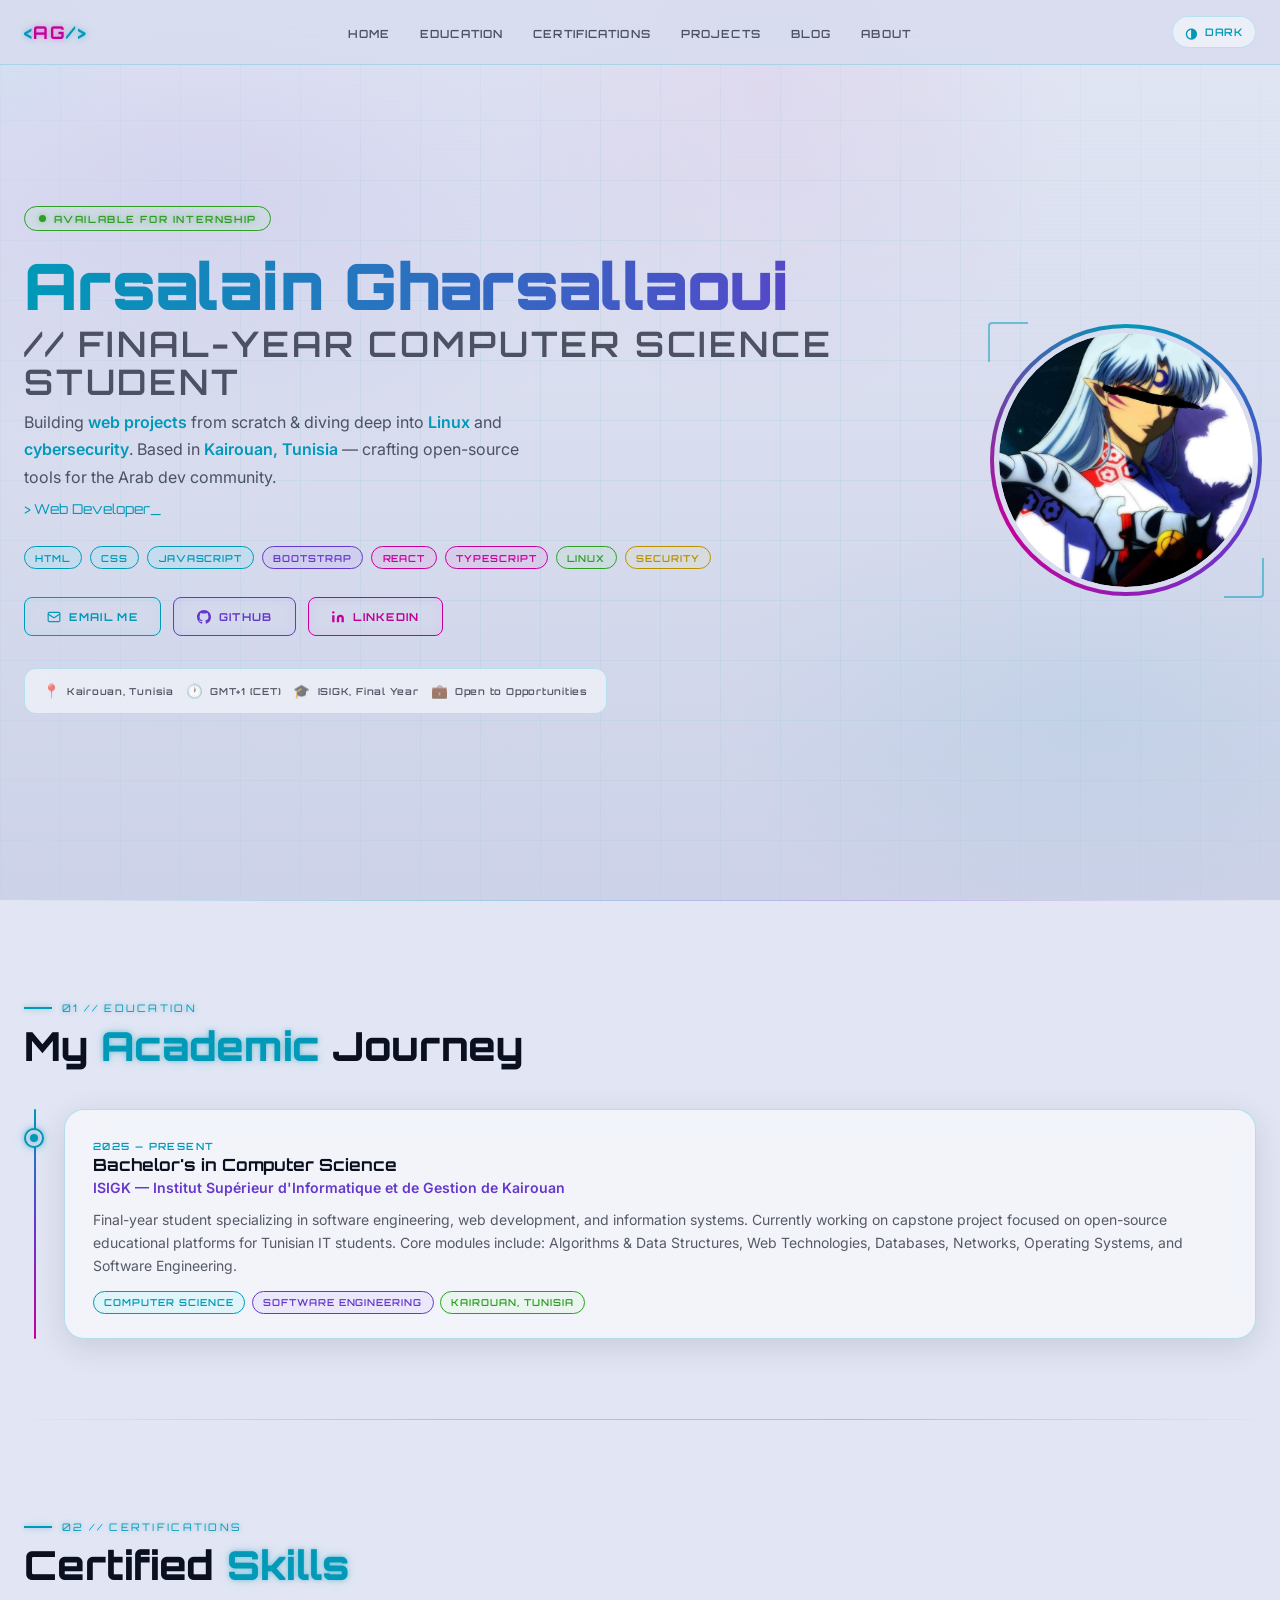
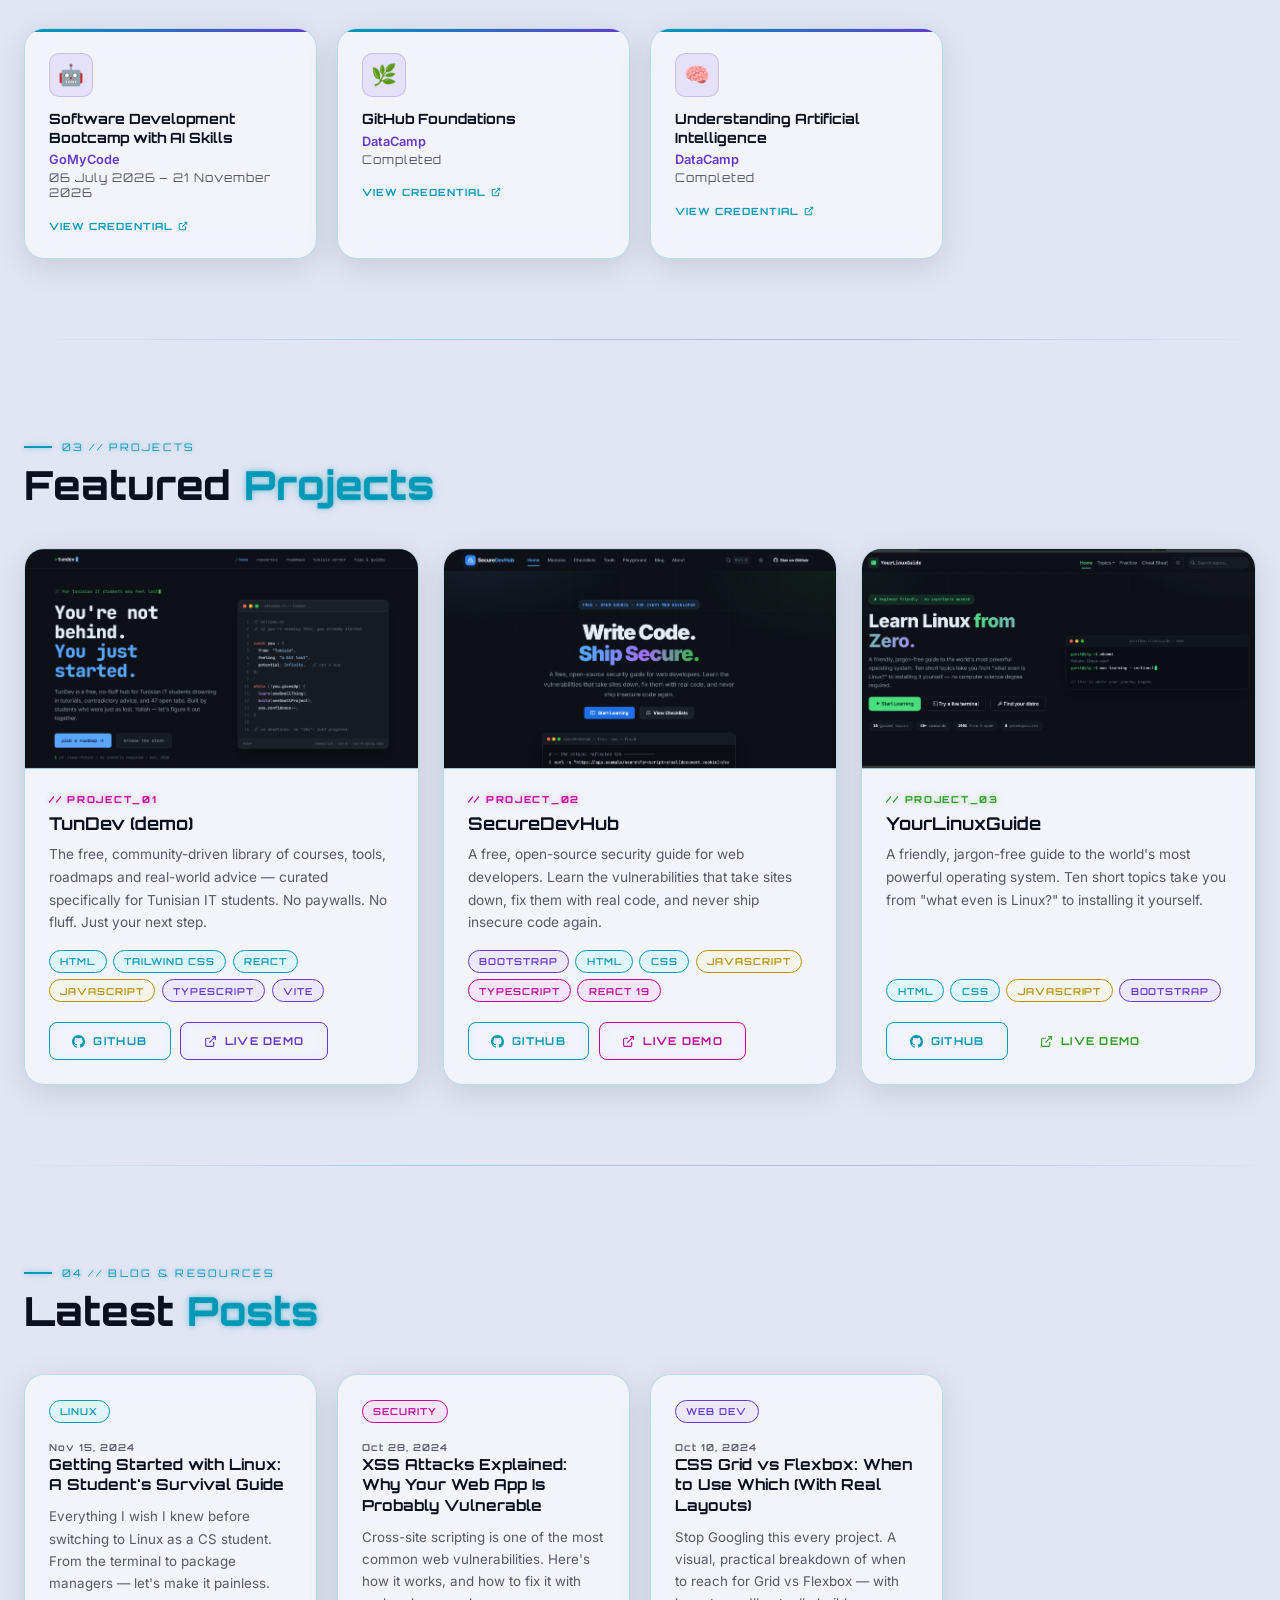
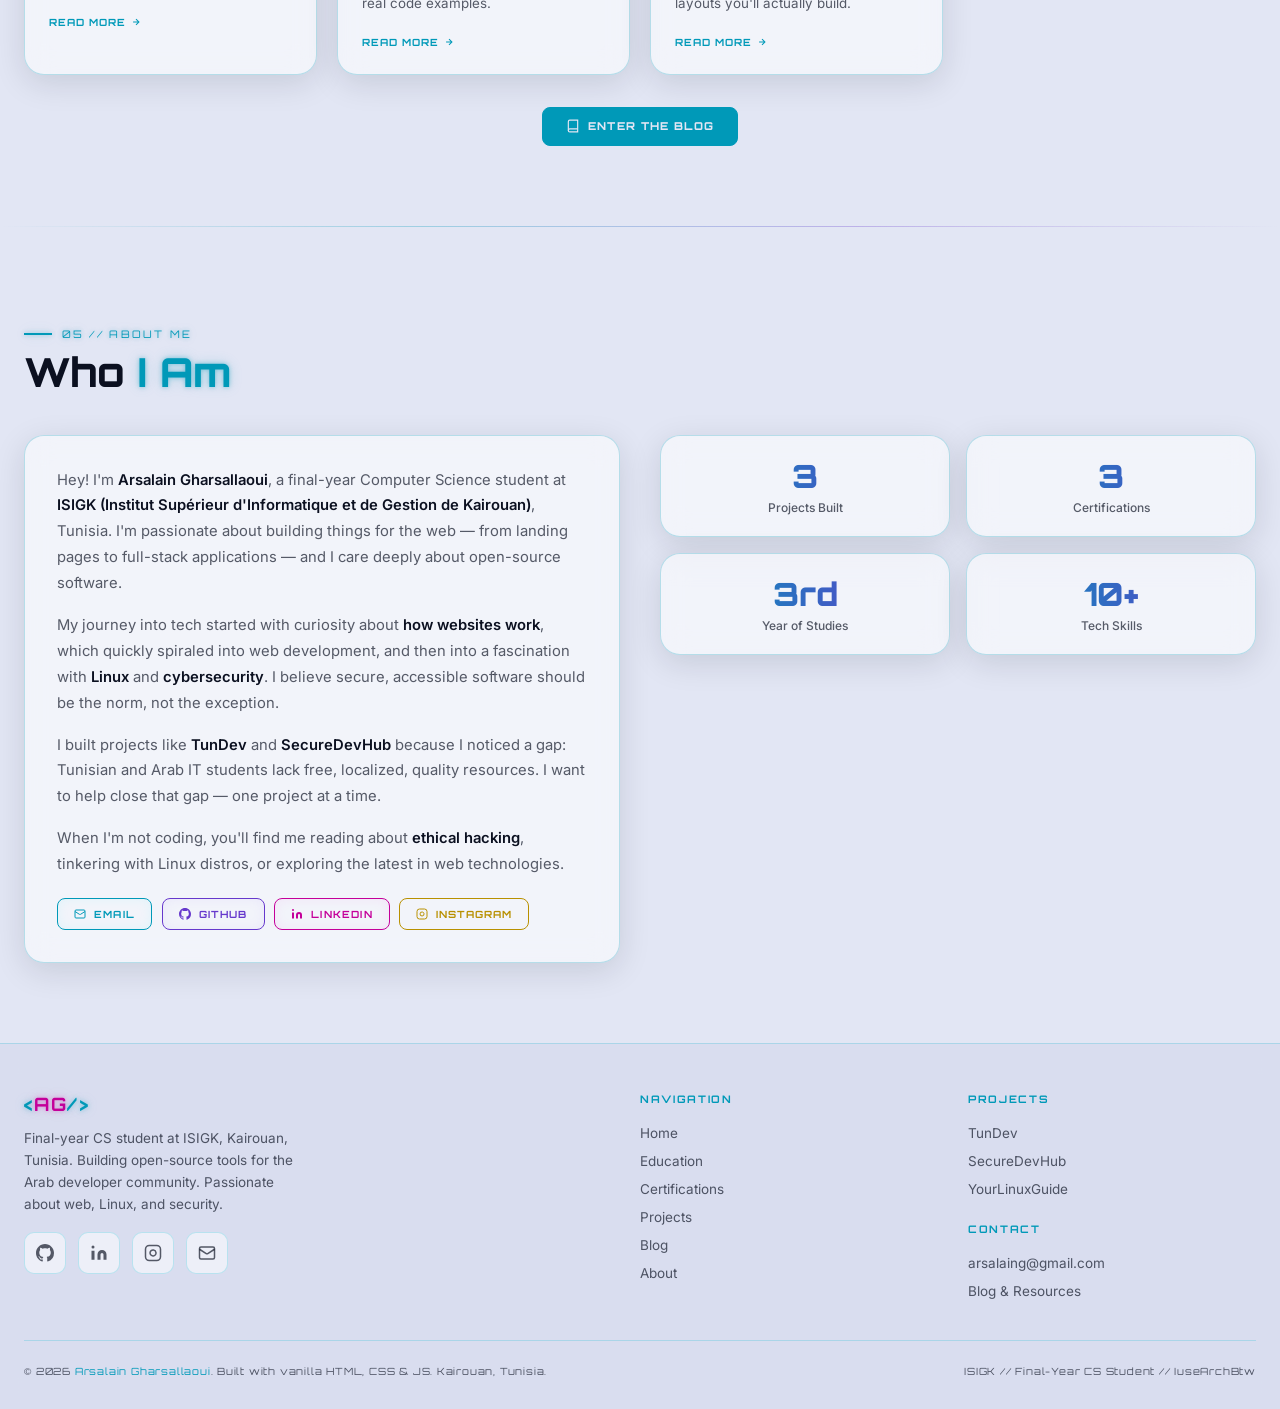
<file: index.html>
<!DOCTYPE html>
<html lang="en" data-theme="dark">
<head>
  <script type="application/ld+json">
{
  "@context": "https://schema.org",
  "@type": "Person",
  "name": "Arsalain Gharsallaoui",
  "url": "https://arsalaingh.github.io/cyberpunk_portfolio/",
  "jobTitle": "Software Developer",
  "sameAs": [
    "https://github.com/arsalaingh",
    "https://www.linkedin.com/in/arsalain-gharsallaoui"
  ]
}
</script>
  <meta charset="UTF-8" />
  <meta name="viewport" content="width=device-width, initial-scale=1.0" />
  <meta name="description" content="Arsalain Gharsallaoui — Final-year Computer Science student at ISIGK, Kairouan, Tunisia. Building web projects & learning cybersecurity and Linux." />
  <meta name="keywords" content="Arsalain Gharsallaoui, Computer Science, ISIGK, Kairouan, Tunisia, web development, cybersecurity, Linux, portfolio" />
  <meta name="author" content="Arsalain Gharsallaoui" />
  <meta name="robots" content="index, follow" />
  <meta name="google-site-verification" content="Z9ImymYk8JVCyUjwQ8rSLk62KbiySwiON5XG8xkkH7U" />

  <!-- Open Graph -->
  <meta property="og:type" content="website" />
  <meta property="og:title" content="Arsalain Gharsallaoui — CS Student Portfolio" />
  <meta property="og:description" content="Final-year Computer Science student at ISIGK, Kairouan, Tunisia. Building web projects & learning cybersecurity and Linux." />
  <meta property="og:url" content="https://arsalaing.github.io/" />
  <meta property="og:site_name" content="Arsalain.dev" />
  <meta property="og:image" content="assets/avatar.jpg" />

  <!-- Twitter Card -->
  <meta name="twitter:card" content="summary_large_image" />
  <meta name="twitter:title" content="Arsalain Gharsallaoui — CS Student Portfolio" />
  <meta name="twitter:description" content="Final-year CS student at ISIGK. Web dev, Linux & Security enthusiast." />

  <title>Arsalain Gharsallaoui — CS Student Portfolio</title>

  <!-- Favicon -->
  <link rel="icon" type="image/png" href="assets/favicon.png" />
  <link rel="icon" type="image/svg+xml" href="assets/favicon.svg" />
  <link rel="apple-touch-icon" href="assets/apple-touch-icon.png" />
  <!--
    Optional: Create assets/favicon.svg with this content:
    <svg xmlns="http://www.w3.org/2000/svg" viewBox="0 0 32 32">
      <rect width="32" height="32" rx="6" fill="#070812"/>
      <text x="50%" y="54%" font-family="monospace" font-weight="bold"
            font-size="18" fill="#00F5FF" text-anchor="middle" dominant-baseline="middle">AG</text>
    </svg>
  -->

  <!-- Google Fonts -->
  <link rel="preconnect" href="https://fonts.googleapis.com" />
  <link rel="preconnect" href="https://fonts.gstatic.com" crossorigin />
  <link href="https://fonts.googleapis.com/css2?family=Orbitron:wght@400;500;600;700;800;900&family=Inter:wght@300;400;500;600;700&display=swap" rel="stylesheet" />

  <link rel="stylesheet" href="styles.css" />
  <link rel="icon" type="image/png" href="assets/favicon.png">
</head>
<body>

<!-- ============================================================
     BACKGROUND LAYERS
     ============================================================ -->
<div class="bg-layer" aria-hidden="true"></div>
<div class="bg-grid" aria-hidden="true"></div>
<div class="particles" aria-hidden="true"></div>
<div class="cursor-glow" aria-hidden="true"></div>

<!-- ============================================================
     NAVBAR
     ============================================================ -->
<header class="navbar" role="banner">
  <div class="navbar-inner">
    <a href="#home" class="nav-logo" aria-label="Go to home">
      &lt;<span>AG</span>/&gt;
    </a>

    <nav aria-label="Main navigation">
      <ul class="nav-links" role="list">
        <li><a href="#home">Home</a></li>
        <li><a href="#education">Education</a></li>
        <li><a href="#certifications">Certifications</a></li>
        <li><a href="#projects">Projects</a></li>
        <li><a href="#blog">Blog</a></li>
        <li><a href="#about">About</a></li>
      </ul>
    </nav>

    <div class="nav-right">
      <button class="theme-toggle" aria-label="Toggle theme" title="Toggle light/dark mode">
        <span class="icon" aria-hidden="true">☀</span>
        <span class="label">LIGHT</span>
      </button>
      <button class="burger" id="burger" aria-label="Open navigation menu" aria-expanded="false" aria-controls="mobile-menu">
        <span></span>
        <span></span>
        <span></span>
      </button>
    </div>
  </div>
</header>

<!-- Mobile menu -->
<nav id="mobile-menu" class="mobile-menu" aria-label="Mobile navigation" aria-hidden="true">
  <a href="#home">Home</a>
  <a href="#education">Education</a>
  <a href="#certifications">Certifications</a>
  <a href="#projects">Projects</a>
  <a href="#blog">Blog</a>
  <a href="#about">About</a>
</nav>

<!-- ============================================================
     PAGE WRAPPER
     ============================================================ -->
<div class="page-wrapper">

  <!-- ============================================================
       HERO / HOME
       ============================================================ -->
  <section id="home" aria-label="Hero">
    <div class="hero-inner">
      <!-- Left: Content -->
      <div class="hero-content">
        <div class="hero-badge" aria-label="Availability status">
          <span class="dot" aria-hidden="true"></span>
          Available for Internship
        </div>

        <h1 class="hero-title">
          <span class="name">Arsalain Gharsallaoui</span>
          <span class="sub">// Final-Year Computer Science Student</span>
        </h1>

        <p class="hero-tagline">
          Building <strong>web projects</strong> from scratch &amp; diving deep into
          <strong>Linux</strong> and <strong>cybersecurity</strong>. Based in
          <strong>Kairouan, Tunisia</strong> — crafting open-source tools for the Arab dev community.
          <br />
          <span style="display:inline-block;margin-top:0.4rem;color:var(--neon-cyan);font-family:var(--font-head);font-size:0.85rem;">
            &gt; <span id="typed-role" aria-live="polite">Web Developer</span><span style="animation:blink 1s step-end infinite;color:var(--neon-cyan)">_</span>
          </span>
        </p>

        <!-- Skills HUD chips -->
        <div class="hero-skills" role="list" aria-label="Skills">
          <span class="chip chip-cyan" role="listitem">HTML</span>
          <span class="chip chip-cyan" role="listitem">CSS</span>
          <span class="chip chip-cyan" role="listitem">JavaScript</span>
          <span class="chip chip-purple" role="listitem">Bootstrap</span>
          <span class="chip chip-magenta" role="listitem">React</span>
          <span class="chip chip-magenta" role="listitem">TypeScript</span>
          <span class="chip chip-green" role="listitem">Linux</span>
          <span class="chip chip-yellow" role="listitem">Security</span>
        </div>

        <!-- CTA Buttons -->
        <div class="hero-cta">
          <a href="mailto:arsalaing@gmail.com" class="btn btn-cyan" aria-label="Send email to Arsalain">
            <svg width="14" height="14" viewBox="0 0 24 24" fill="none" stroke="currentColor" stroke-width="2" aria-hidden="true"><rect x="2" y="4" width="20" height="16" rx="2"/><path d="m22 7-8.97 5.7a1.94 1.94 0 0 1-2.06 0L2 7"/></svg>
            Email Me
          </a>
          <a href="https://github.com/ArsalainGh" class="btn btn-purple" target="_blank" rel="noopener noreferrer" aria-label="Visit Arsalain's GitHub profile">
            <svg width="14" height="14" viewBox="0 0 24 24" fill="currentColor" aria-hidden="true"><path d="M12 0C5.37 0 0 5.37 0 12c0 5.31 3.435 9.795 8.205 11.385.6.105.825-.255.825-.57 0-.285-.015-1.23-.015-2.235-3.015.555-3.795-.735-4.035-1.41-.135-.345-.72-1.41-1.23-1.695-.42-.225-1.02-.78-.015-.795.945-.015 1.62.87 1.845 1.23 1.08 1.815 2.805 1.305 3.495.99.105-.78.42-1.305.765-1.605-2.67-.3-5.46-1.335-5.46-5.925 0-1.305.465-2.385 1.23-3.225-.12-.3-.54-1.53.12-3.18 0 0 1.005-.315 3.3 1.23.96-.27 1.98-.405 3-.405s2.04.135 3 .405c2.295-1.56 3.3-1.23 3.3-1.23.66 1.65.24 2.88.12 3.18.765.84 1.23 1.905 1.23 3.225 0 4.605-2.805 5.625-5.475 5.925.435.375.81 1.095.81 2.22 0 1.605-.015 2.895-.015 3.3 0 .315.225.69.825.57A12.02 12.02 0 0 0 24 12c0-6.63-5.37-12-12-12z"/></svg>
            GitHub
          </a>
          <a href="https://www.linkedin.com/in/arsalain-gharsallaoui" class="btn btn-magenta" target="_blank" rel="noopener noreferrer" aria-label="Visit Arsalain's LinkedIn profile">
            <svg width="14" height="14" viewBox="0 0 24 24" fill="currentColor" aria-hidden="true"><path d="M16 8a6 6 0 0 1 6 6v7h-4v-7a2 2 0 0 0-2-2 2 2 0 0 0-2 2v7h-4v-7a6 6 0 0 1 6-6zM2 9h4v12H2z"/><circle cx="4" cy="4" r="2"/></svg>
            LinkedIn
          </a>
        </div>

        <!-- Status Panel -->
        <div class="status-panel" aria-label="Status information">
          <div class="status-item">
            <span class="icon" aria-hidden="true">📍</span>
            Kairouan, Tunisia
          </div>
          <div class="status-item">
            <span class="icon" aria-hidden="true">🕐</span>
            GMT+1 (CET)
          </div>
          <div class="status-item">
            <span class="icon" aria-hidden="true">🎓</span>
            ISIGK, Final Year
          </div>
          <div class="status-item">
            <span class="icon" aria-hidden="true">💼</span>
            Open to Opportunities
          </div>
        </div>
      </div>

      <!-- Right: Avatar -->
      <div class="hero-avatar-wrap" aria-label="Profile photo">
        <div class="hero-avatar-glow" aria-hidden="true"></div>
        <div class="hero-avatar-ring" aria-hidden="true"></div>
        <div class="hero-avatar">
          <img
            src="assets/avatar.jpg"
            alt="Arsalain Gharsallaoui avatar"
            loading="lazy"
            width="260"
            height="260"
          />
          <div class="avatar-fallback" aria-hidden="true" style="display:none;">AG</div>
        </div>
        <div class="hero-corner tl" aria-hidden="true"></div>
        <div class="hero-corner br" aria-hidden="true"></div>
      </div>
    </div>
  </section>

  <div class="neon-divider" role="separator" aria-hidden="true"></div>

  <!-- ============================================================
       EDUCATION
       ============================================================ -->
  <section id="education" aria-label="Education">
    <div class="section-label" aria-hidden="true">01 // Education</div>
    <h2 class="section-title">My <span>Academic</span> Journey</h2>

    <div class="timeline" role="list" aria-label="Education timeline">

      <!-- Entry 1 -->
      <div class="timeline-item" role="listitem">
        <div class="timeline-dot" aria-hidden="true"></div>
        <article class="glass-card timeline-card">
          <time class="timeline-date" datetime="2024">2025 — PRESENT</time>
          <h3 class="timeline-title">Bachelor's in Computer Science</h3>
          <p class="timeline-subtitle">ISIGK — Institut Supérieur d'Informatique et de Gestion de Kairouan</p>
          <p class="timeline-desc">
            Final-year student specializing in software engineering, web development, and information systems.
            Currently working on capstone project focused on open-source educational platforms for Tunisian IT students.
            Core modules include: Algorithms &amp; Data Structures, Web Technologies, Databases, Networks, Operating Systems, and Software Engineering.
          </p>
          <div style="display:flex;flex-wrap:wrap;gap:0.4rem;margin-top:0.85rem;">
            <span class="chip chip-cyan">Computer Science</span>
            <span class="chip chip-purple">Software Engineering</span>
            <span class="chip chip-green">Kairouan, Tunisia</span>
          </div>
        </article>
      </div>

      <!-- Entry 2 -->
      <!--<div class="timeline-item" role="listitem">
        <div class="timeline-dot" aria-hidden="true"></div>
        <article class="glass-card timeline-card">
          <time class="timeline-date" datetime="2019">2018 — 2022</time>
          <h3 class="timeline-title">Baccalaureate in Computer Science</h3>
          <p class="timeline-subtitle">Lycée Secondaire — Kairouan, Tunisia</p>
          <p class="timeline-desc">
            Completed secondary education with a specialization in Computer Science and Mathematics.
            Gained foundational knowledge in programming logic, mathematics, and digital systems.
            Graduated with honors, which paved the way for higher education in technology.
          </p>
          <div style="display:flex;flex-wrap:wrap;gap:0.4rem;margin-top:0.85rem;">
            <span class="chip chip-magenta">Mathematics</span>
            <span class="chip chip-cyan">Programming Basics</span>
            <span class="chip chip-green">Honors</span>
          </div>
        </article>
      </div>-->

      <!-- Entry 3: placeholder -->
      <!--<div class="timeline-item" role="listitem">
        <div class="timeline-dot" aria-hidden="true"></div>
        <article class="glass-card timeline-card">
          <time class="timeline-date" datetime="2024">2024 — UPCOMING</time>
          <h3 class="timeline-title">Master's Degree (Planned)</h3>
          <p class="timeline-subtitle">TBD — Cybersecurity or Distributed Systems</p>
          <p class="timeline-desc">
            Planning to pursue graduate studies in cybersecurity, ethical hacking, or distributed systems.
            Actively researching programs in Tunisia and abroad. Open to scholarships and exchange programs.
          </p>
          <div style="display:flex;flex-wrap:wrap;gap:0.4rem;margin-top:0.85rem;">
            <span class="chip chip-yellow">Planned</span>
            <span class="chip chip-magenta">Cybersecurity</span>
            <span class="chip chip-purple">Research</span>
          </div>
        </article>
      </div>-->

    </div>
  </section>

  <div class="neon-divider" role="separator" aria-hidden="true"></div>

  <!-- ============================================================
       CERTIFICATIONS
       ============================================================ -->
  <section id="certifications" aria-label="Certifications">
    <div class="section-label" aria-hidden="true">02 // Certifications</div>
    <h2 class="section-title">Certified <span>Skills</span></h2>

    <div class="certs-grid" role="list" aria-label="Certifications list">

      <!-- Cert 1 -->
<article class="glass-card cert-card" role="listitem">
  <div class="cert-icon" aria-hidden="true">🤖</div>
  <h3 class="cert-title">Software Development Bootcamp with AI Skills</h3>
  <p class="cert-issuer">GoMyCode</p>
  <p class="cert-date">06 July 2026 – 21 November 2026</p>
  <a href="#" class="cert-link" target="_blank" rel="noopener noreferrer" aria-label="View Software Development Bootcamp with AI Skills certificate">
    View Credential
    <svg width="10" height="10" viewBox="0 0 24 24" fill="none" stroke="currentColor" stroke-width="2.5" aria-hidden="true"><path d="M18 13v6a2 2 0 0 1-2 2H5a2 2 0 0 1-2-2V8a2 2 0 0 1 2-2h6"/><polyline points="15 3 21 3 21 9"/><line x1="10" y1="14" x2="21" y2="3"/></svg>
  </a>
</article>

<!-- Cert 2 -->
<article class="glass-card cert-card" role="listitem">
  <div class="cert-icon" aria-hidden="true">🌿</div>
  <h3 class="cert-title"> GitHub Foundations</h3>
  <p class="cert-issuer">DataCamp</p>
  <p class="cert-date">Completed</p>
  <a href="#" class="cert-link" target="_blank" rel="noopener noreferrer" aria-label="View Intermediate Git certificate">
    View Credential
    <svg width="10" height="10" viewBox="0 0 24 24" fill="none" stroke="currentColor" stroke-width="2.5" aria-hidden="true"><path d="M18 13v6a2 2 0 0 1-2 2H5a2 2 0 0 1-2-2V8a2 2 0 0 1 2-2h6"/><polyline points="15 3 21 3 21 9"/><line x1="10" y1="14" x2="21" y2="3"/></svg>
  </a>
</article>


<!-- Cert 3 -->
<article class="glass-card cert-card" role="listitem">
  <div class="cert-icon" aria-hidden="true">🧠</div>
  <h3 class="cert-title">Understanding Artificial Intelligence</h3>
  <p class="cert-issuer">DataCamp</p>
  <p class="cert-date">Completed</p>
  <a href="#" class="cert-link" target="_blank" rel="noopener noreferrer" aria-label="View Understanding Artificial Intelligence certificate">
    View Credential
    <svg width="10" height="10" viewBox="0 0 24 24" fill="none" stroke="currentColor" stroke-width="2.5" aria-hidden="true"><path d="M18 13v6a2 2 0 0 1-2 2H5a2 2 0 0 1-2-2V8a2 2 0 0 1 2-2h6"/><polyline points="15 3 21 3 21 9"/><line x1="10" y1="14" x2="21" y2="3"/></svg>
  </a>
</article>
      
    </div>
  </section>

  <div class="neon-divider" role="separator" aria-hidden="true"></div>

  <!-- ============================================================
       PROJECTS
       ============================================================ -->
  <section id="projects" aria-label="Projects">
    <div class="section-label" aria-hidden="true">03 // Projects</div>
    <h2 class="section-title">Featured <span>Projects</span></h2>

    <div class="projects-grid" role="list" aria-label="Project portfolio">

      <!-- Project 1: TunDev -->
      <article class="glass-card project-card" role="listitem">
        <div class="project-img">
          <img
            src="assets/tundev.png"
            alt="TunDev project screenshot"
            loading="lazy"
            width="600"
            height="338"
          />
          <div class="project-img-placeholder" aria-hidden="true" style="display:none;">
            <span class="img-icon">🖥️</span>
            <span>TunDev Preview</span>
          </div>
          <div class="project-img-overlay" aria-hidden="true">
            <svg width="32" height="32" viewBox="0 0 24 24" fill="none" stroke="rgba(0,245,255,0.8)" stroke-width="1.5"><path d="M1 12s4-8 11-8 11 8 11 8-4 8-11 8-11-8-11-8z"/><circle cx="12" cy="12" r="3"/></svg>
          </div>
        </div>
        <div class="project-body">
          <div class="project-num" aria-hidden="true">// PROJECT_01</div>
          <h3 class="project-title">TunDev (demo)</h3>
          <p class="project-desc">
            The free, community-driven library of courses, tools, roadmaps and real-world advice —
            curated specifically for Tunisian IT students. No paywalls. No fluff. Just your next step.
          </p>
          <div class="project-tags" aria-label="Technologies used">
            <span class="chip chip-cyan">HTML</span>
            <span class="chip chip-cyan">Tailwind CSS</span>
            <span class="chip chip-cyan">React</span>
            <span class="chip chip-yellow">JavaScript</span>
            <span class="chip chip-purple">TypeScript</span>
            <span class="chip chip-purple">Vite</span>
          </div>
          <div class="project-actions">
            <a href="https://github.com/ArsalainGh/TunDev" class="btn btn-cyan" target="_blank" rel="noopener noreferrer" aria-label="View TunDev on GitHub">
              <svg width="13" height="13" viewBox="0 0 24 24" fill="currentColor" aria-hidden="true"><path d="M12 0C5.37 0 0 5.37 0 12c0 5.31 3.435 9.795 8.205 11.385.6.105.825-.255.825-.57 0-.285-.015-1.23-.015-2.235-3.015.555-3.795-.735-4.035-1.41-.135-.345-.72-1.41-1.23-1.695-.42-.225-1.02-.78-.015-.795.945-.015 1.62.87 1.845 1.23 1.08 1.815 2.805 1.305 3.495.99.105-.78.42-1.305.765-1.605-2.67-.3-5.46-1.335-5.46-5.925 0-1.305.465-2.385 1.23-3.225-.12-.3-.54-1.53.12-3.18 0 0 1.005-.315 3.3 1.23.96-.27 1.98-.405 3-.405s2.04.135 3 .405c2.295-1.56 3.3-1.23 3.3-1.23.66 1.65.24 2.88.12 3.18.765.84 1.23 1.905 1.23 3.225 0 4.605-2.805 5.625-5.475 5.925.435.375.81 1.095.81 2.22 0 1.605-.015 2.895-.015 3.3 0 .315.225.69.825.57A12.02 12.02 0 0 0 24 12c0-6.63-5.37-12-12-12z"/></svg>
              GitHub
            </a>
            <a href="https://tun-dev.vercel.app/" class="btn btn-purple" target="_blank" rel="noopener noreferrer" aria-label="View TunDev live demo">
              <svg width="13" height="13" viewBox="0 0 24 24" fill="none" stroke="currentColor" stroke-width="2" aria-hidden="true"><path d="M18 13v6a2 2 0 0 1-2 2H5a2 2 0 0 1-2-2V8a2 2 0 0 1 2-2h6"/><polyline points="15 3 21 3 21 9"/><line x1="10" y1="14" x2="21" y2="3"/></svg>
              Live Demo
            </a>
          </div>
        </div>
      </article>

      <!-- Project 2: SecureDevHub -->
      <article class="glass-card project-card" role="listitem">
        <div class="project-img">
          <img
            src="assets/securedev.png"
            alt="SecureDevHub project screenshot"
            loading="lazy"
            width="600"
            height="338"
          />
          <div class="project-img-placeholder" aria-hidden="true" style="display:none;">
            <span class="img-icon">🔐</span>
            <span>SecureDevHub Preview</span>
          </div>
          <div class="project-img-overlay" aria-hidden="true">
            <svg width="32" height="32" viewBox="0 0 24 24" fill="none" stroke="rgba(255,43,214,0.8)" stroke-width="1.5"><path d="M1 12s4-8 11-8 11 8 11 8-4 8-11 8-11-8-11-8z"/><circle cx="12" cy="12" r="3"/></svg>
          </div>
        </div>
        <div class="project-body">
          <div class="project-num" style="color:var(--neon-magenta);text-shadow:var(--glow-magenta);" aria-hidden="true">// PROJECT_02</div>
          <h3 class="project-title">SecureDevHub</h3>
          <p class="project-desc">
            A free, open-source security guide for web developers. Learn the vulnerabilities that take sites down,
            fix them with real code, and never ship insecure code again.
          </p>
          <div class="project-tags" aria-label="Technologies used">
            <span class="chip chip-purple">Bootstrap</span>
            <span class="chip chip-cyan">HTML</span>
            <span class="chip chip-cyan">CSS</span>
            <span class="chip chip-yellow">JavaScript</span>
            <span class="chip chip-magenta">TypeScript</span>
            <span class="chip chip-magenta">React 19</span>
          </div>
          <div class="project-actions">
            <a href="https://github.com/ArsalainGh/SecureDevHub" class="btn btn-cyan" target="_blank" rel="noopener noreferrer" aria-label="View SecureDevHub on GitHub">
              <svg width="13" height="13" viewBox="0 0 24 24" fill="currentColor" aria-hidden="true"><path d="M12 0C5.37 0 0 5.37 0 12c0 5.31 3.435 9.795 8.205 11.385.6.105.825-.255.825-.57 0-.285-.015-1.23-.015-2.235-3.015.555-3.795-.735-4.035-1.41-.135-.345-.72-1.41-1.23-1.695-.42-.225-1.02-.78-.015-.795.945-.015 1.62.87 1.845 1.23 1.08 1.815 2.805 1.305 3.495.99.105-.78.42-1.305.765-1.605-2.67-.3-5.46-1.335-5.46-5.925 0-1.305.465-2.385 1.23-3.225-.12-.3-.54-1.53.12-3.18 0 0 1.005-.315 3.3 1.23.96-.27 1.98-.405 3-.405s2.04.135 3 .405c2.295-1.56 3.3-1.23 3.3-1.23.66 1.65.24 2.88.12 3.18.765.84 1.23 1.905 1.23 3.225 0 4.605-2.805 5.625-5.475 5.925.435.375.81 1.095.81 2.22 0 1.605-.015 2.895-.015 3.3 0 .315.225.69.825.57A12.02 12.02 0 0 0 24 12c0-6.63-5.37-12-12-12z"/></svg>
              GitHub
            </a>
            <a href="https://arsalaingh.github.io/SecureDevHub/" class="btn btn-magenta" target="_blank" rel="noopener noreferrer" aria-label="View SecureDevHub live demo">
              <svg width="13" height="13" viewBox="0 0 24 24" fill="none" stroke="currentColor" stroke-width="2" aria-hidden="true"><path d="M18 13v6a2 2 0 0 1-2 2H5a2 2 0 0 1-2-2V8a2 2 0 0 1 2-2h6"/><polyline points="15 3 21 3 21 9"/><line x1="10" y1="14" x2="21" y2="3"/></svg>
              Live Demo
            </a>
          </div>
        </div>
      </article>

      <!-- Project 3: YourLinuxGuide -->
      <article class="glass-card project-card" role="listitem">
        <div class="project-img">
          <img
            src="assets/project3.png"
            alt="YourLinuxGuide project screenshot"
            loading="lazy"
            width="600"
            height="338"
          />
          <div class="project-img-placeholder" aria-hidden="true" style="display:none;">
            <span class="img-icon">🐧</span>
            <span>YourLinuxGuide Preview</span>
          </div>
          <div class="project-img-overlay" aria-hidden="true">
            <svg width="32" height="32" viewBox="0 0 24 24" fill="none" stroke="rgba(124,255,107,0.8)" stroke-width="1.5"><path d="M1 12s4-8 11-8 11 8 11 8-4 8-11 8-11-8-11-8z"/><circle cx="12" cy="12" r="3"/></svg>
          </div>
        </div>
        <div class="project-body">
          <div class="project-num" style="color:var(--neon-green);text-shadow:var(--glow-green);" aria-hidden="true">// PROJECT_03</div>
          <h3 class="project-title">YourLinuxGuide</h3>
          <p class="project-desc">
            A friendly, jargon-free guide to the world's most powerful operating system. Ten short topics
            take you from "what even is Linux?" to installing it yourself.
          </p>
          <div class="project-tags" aria-label="Technologies used">
            <span class="chip chip-cyan">HTML</span>
            <span class="chip chip-cyan">CSS</span>
            <span class="chip chip-yellow">JavaScript</span>
            <span class="chip chip-purple">Bootstrap</span>
          </div>
          <div class="project-actions">
            <a href="https://github.com/ArsalainGh/How_To_Linux" class="btn btn-cyan" target="_blank" rel="noopener noreferrer" aria-label="View YourLinuxGuide on GitHub">
              <svg width="13" height="13" viewBox="0 0 24 24" fill="currentColor" aria-hidden="true"><path d="M12 0C5.37 0 0 5.37 0 12c0 5.31 3.435 9.795 8.205 11.385.6.105.825-.255.825-.57 0-.285-.015-1.23-.015-2.235-3.015.555-3.795-.735-4.035-1.41-.135-.345-.72-1.41-1.23-1.695-.42-.225-1.02-.78-.015-.795.945-.015 1.62.87 1.845 1.23 1.08 1.815 2.805 1.305 3.495.99.105-.78.42-1.305.765-1.605-2.67-.3-5.46-1.335-5.46-5.925 0-1.305.465-2.385 1.23-3.225-.12-.3-.54-1.53.12-3.18 0 0 1.005-.315 3.3 1.23.96-.27 1.98-.405 3-.405s2.04.135 3 .405c2.295-1.56 3.3-1.23 3.3-1.23.66 1.65.24 2.88.12 3.18.765.84 1.23 1.905 1.23 3.225 0 4.605-2.805 5.625-5.475 5.925.435.375.81 1.095.81 2.22 0 1.605-.015 2.895-.015 3.3 0 .315.225.69.825.57A12.02 12.02 0 0 0 24 12c0-6.63-5.37-12-12-12z"/></svg>
              GitHub
            </a>
            <a href="https://arsalaingh.github.io/How_To_Linux/" class="btn btn-green" target="_blank" rel="noopener noreferrer" aria-label="View YourLinuxGuide live demo" style="color:var(--neon-green);border-color:var(--neon-green);">
              <svg width="13" height="13" viewBox="0 0 24 24" fill="none" stroke="currentColor" stroke-width="2" aria-hidden="true"><path d="M18 13v6a2 2 0 0 1-2 2H5a2 2 0 0 1-2-2V8a2 2 0 0 1 2-2h6"/><polyline points="15 3 21 3 21 9"/><line x1="10" y1="14" x2="21" y2="3"/></svg>
              Live Demo
            </a>
          </div>
        </div>
      </article>

    </div>
  </section>

  <div class="neon-divider" role="separator" aria-hidden="true"></div>

  <!-- ============================================================
       BLOG & RESOURCES PREVIEW
       ============================================================ -->
  <section id="blog" aria-label="Blog and Resources">
    <div class="section-label" aria-hidden="true">04 // Blog & Resources</div>
    <h2 class="section-title">Latest <span>Posts</span></h2>

    <div class="blog-grid" role="list" aria-label="Recent blog posts">

      <!-- Post 1 -->
      <article class="glass-card blog-card" role="listitem">
        <div class="blog-card-tag"><span class="chip chip-cyan">Linux</span></div>
        <time class="blog-card-date" datetime="2024-11-15">Nov 15, 2024</time>
        <h3 class="blog-card-title">Getting Started with Linux: A Student's Survival Guide</h3>
        <p class="blog-card-excerpt">Everything I wish I knew before switching to Linux as a CS student. From the terminal to package managers — let's make it painless.</p>
        <a href="blog.html" class="blog-card-link" aria-label="Read Linux survival guide post">
          Read More
          <svg width="10" height="10" viewBox="0 0 24 24" fill="none" stroke="currentColor" stroke-width="2.5" aria-hidden="true"><path d="M5 12h14M12 5l7 7-7 7"/></svg>
        </a>
      </article>

      <!-- Post 2 -->
      <article class="glass-card blog-card" role="listitem">
        <div class="blog-card-tag"><span class="chip chip-magenta">Security</span></div>
        <time class="blog-card-date" datetime="2024-10-28">Oct 28, 2024</time>
        <h3 class="blog-card-title">XSS Attacks Explained: Why Your Web App Is Probably Vulnerable</h3>
        <p class="blog-card-excerpt">Cross-site scripting is one of the most common web vulnerabilities. Here's how it works, and how to fix it with real code examples.</p>
        <a href="blog.html" class="blog-card-link" aria-label="Read XSS attacks post">
          Read More
          <svg width="10" height="10" viewBox="0 0 24 24" fill="none" stroke="currentColor" stroke-width="2.5" aria-hidden="true"><path d="M5 12h14M12 5l7 7-7 7"/></svg>
        </a>
      </article>

      <!-- Post 3 -->
      <article class="glass-card blog-card" role="listitem">
        <div class="blog-card-tag"><span class="chip chip-purple">Web Dev</span></div>
        <time class="blog-card-date" datetime="2024-10-10">Oct 10, 2024</time>
        <h3 class="blog-card-title">CSS Grid vs Flexbox: When to Use Which (With Real Layouts)</h3>
        <p class="blog-card-excerpt">Stop Googling this every project. A visual, practical breakdown of when to reach for Grid vs Flexbox — with layouts you'll actually build.</p>
        <a href="blog.html" class="blog-card-link" aria-label="Read CSS Grid vs Flexbox post">
          Read More
          <svg width="10" height="10" viewBox="0 0 24 24" fill="none" stroke="currentColor" stroke-width="2.5" aria-hidden="true"><path d="M5 12h14M12 5l7 7-7 7"/></svg>
        </a>
      </article>

    </div>

    <div class="blog-cta">
      <a href="blog.html" class="btn btn-solid-cyan" aria-label="View all blog posts">
        <svg width="14" height="14" viewBox="0 0 24 24" fill="none" stroke="currentColor" stroke-width="2" aria-hidden="true"><path d="M4 19.5A2.5 2.5 0 0 1 6.5 17H20"/><path d="M6.5 2H20v20H6.5A2.5 2.5 0 0 1 4 19.5v-15A2.5 2.5 0 0 1 6.5 2z"/></svg>
        Enter The Blog
      </a>
    </div>
  </section>

  <div class="neon-divider" role="separator" aria-hidden="true"></div>

  <!-- ============================================================
       ABOUT ME
       ============================================================ -->
  <section id="about" aria-label="About Me">
    <div class="section-label" aria-hidden="true">05 // About Me</div>
    <h2 class="section-title">Who <span>I Am</span></h2>

    <div class="about-inner">
      <div class="about-text">
        <div class="glass-card" style="padding:2rem;">
          <p>
            Hey! I'm <strong>Arsalain Gharsallaoui</strong>, a final-year Computer Science student at
            <strong>ISIGK (Institut Supérieur d'Informatique et de Gestion de Kairouan)</strong>, Tunisia.
            I'm passionate about building things for the web — from landing pages to full-stack applications —
            and I care deeply about open-source software.
          </p>
          <p>
            My journey into tech started with curiosity about <strong>how websites work</strong>, which quickly
            spiraled into web development, and then into a fascination with <strong>Linux</strong> and
            <strong>cybersecurity</strong>. I believe secure, accessible software should be the norm, not the exception.
          </p>
          <p>
            I built projects like <strong>TunDev</strong> and <strong>SecureDevHub</strong> because I noticed
            a gap: Tunisian and Arab IT students lack free, localized, quality resources. I want to help
            close that gap — one project at a time.
          </p>
          <p>
            When I'm not coding, you'll find me reading about <strong>ethical hacking</strong>, tinkering with
            Linux distros, or exploring the latest in web technologies.
          </p>
          <div style="display:flex;flex-wrap:wrap;gap:0.6rem;margin-top:1.25rem;">
            <a href="mailto:arsalaing@gmail.com" class="btn btn-cyan" style="font-size:0.62rem;padding:0.55rem 1rem;" aria-label="Email Arsalain">
              <svg width="12" height="12" viewBox="0 0 24 24" fill="none" stroke="currentColor" stroke-width="2" aria-hidden="true"><rect x="2" y="4" width="20" height="16" rx="2"/><path d="m22 7-8.97 5.7a1.94 1.94 0 0 1-2.06 0L2 7"/></svg>
              Email
            </a>
            <a href="https://github.com/ArsalainGh" class="btn btn-purple" style="font-size:0.62rem;padding:0.55rem 1rem;" target="_blank" rel="noopener noreferrer" aria-label="GitHub profile">
              <svg width="12" height="12" viewBox="0 0 24 24" fill="currentColor" aria-hidden="true"><path d="M12 0C5.37 0 0 5.37 0 12c0 5.31 3.435 9.795 8.205 11.385.6.105.825-.255.825-.57 0-.285-.015-1.23-.015-2.235-3.015.555-3.795-.735-4.035-1.41-.135-.345-.72-1.41-1.23-1.695-.42-.225-1.02-.78-.015-.795.945-.015 1.62.87 1.845 1.23 1.08 1.815 2.805 1.305 3.495.99.105-.78.42-1.305.765-1.605-2.67-.3-5.46-1.335-5.46-5.925 0-1.305.465-2.385 1.23-3.225-.12-.3-.54-1.53.12-3.18 0 0 1.005-.315 3.3 1.23.96-.27 1.98-.405 3-.405s2.04.135 3 .405c2.295-1.56 3.3-1.23 3.3-1.23.66 1.65.24 2.88.12 3.18.765.84 1.23 1.905 1.23 3.225 0 4.605-2.805 5.625-5.475 5.925.435.375.81 1.095.81 2.22 0 1.605-.015 2.895-.015 3.3 0 .315.225.69.825.57A12.02 12.02 0 0 0 24 12c0-6.63-5.37-12-12-12z"/></svg>
              GitHub
            </a>
            <a href="https://www.linkedin.com/in/arsalain-gharsallaoui" class="btn btn-magenta" style="font-size:0.62rem;padding:0.55rem 1rem;" target="_blank" rel="noopener noreferrer" aria-label="LinkedIn profile">
              <svg width="12" height="12" viewBox="0 0 24 24" fill="currentColor" aria-hidden="true"><path d="M16 8a6 6 0 0 1 6 6v7h-4v-7a2 2 0 0 0-2-2 2 2 0 0 0-2 2v7h-4v-7a6 6 0 0 1 6-6zM2 9h4v12H2z"/><circle cx="4" cy="4" r="2"/></svg>
              LinkedIn
            </a>
            <a href="https://www.instagram.com/arsalain.gharsallaoui" class="btn" style="color:var(--neon-yellow);border-color:var(--neon-yellow);border:1.5px solid;font-size:0.62rem;padding:0.55rem 1rem;font-family:var(--font-head);letter-spacing:0.1em;text-transform:uppercase;font-weight:700;border-radius:8px;text-decoration:none;display:inline-flex;align-items:center;gap:0.5rem;transition:all var(--transition);" target="_blank" rel="noopener noreferrer" aria-label="Instagram profile">
              <svg width="12" height="12" viewBox="0 0 24 24" fill="none" stroke="currentColor" stroke-width="2" aria-hidden="true"><rect x="2" y="2" width="20" height="20" rx="5" ry="5"/><path d="M16 11.37A4 4 0 1 1 12.63 8 4 4 0 0 1 16 11.37z"/><line x1="17.5" y1="6.5" x2="17.51" y2="6.5"/></svg>
              Instagram
            </a>
          </div>
        </div>
      </div>

      <!-- Stats -->
      <div class="about-stats" role="list" aria-label="Portfolio statistics">
        <article class="glass-card stat-card" role="listitem">
          <span class="stat-num" aria-label="3 projects">3</span>
          <span class="stat-label">Projects Built</span>
        </article>
        <article class="glass-card stat-card" role="listitem">
          <span class="stat-num" aria-label="3 certifications">3</span>
          <span class="stat-label">Certifications</span>
        </article>
        <article class="glass-card stat-card" role="listitem">
          <span class="stat-num" aria-label="Final year">3rd</span>
          <span class="stat-label">Year of Studies</span>
        </article>
        <article class="glass-card stat-card" role="listitem">
          <span class="stat-num" aria-label="8 skills">10+</span>
          <span class="stat-label">Tech Skills</span>
        </article>
      </div>
    </div>
  </section>

  <!-- ============================================================
       FOOTER
       ============================================================ -->
  <footer id="footer" role="contentinfo">
    <div class="footer-inner">
      <div class="footer-grid">
        <div class="footer-brand">
          <a href="#home" class="nav-logo" aria-label="Back to top">&lt;<span>AG</span>/&gt;</a>
          <p>
            Final-year CS student at ISIGK, Kairouan, Tunisia. Building open-source tools
            for the Arab developer community. Passionate about web, Linux, and security.
          </p>
          <div class="footer-social" style="margin-top:1rem;" aria-label="Social media links">
            <a href="https://github.com/ArsalainGh" class="social-btn" target="_blank" rel="noopener noreferrer" aria-label="GitHub">
              <svg width="18" height="18" viewBox="0 0 24 24" fill="currentColor" aria-hidden="true"><path d="M12 0C5.37 0 0 5.37 0 12c0 5.31 3.435 9.795 8.205 11.385.6.105.825-.255.825-.57 0-.285-.015-1.23-.015-2.235-3.015.555-3.795-.735-4.035-1.41-.135-.345-.72-1.41-1.23-1.695-.42-.225-1.02-.78-.015-.795.945-.015 1.62.87 1.845 1.23 1.08 1.815 2.805 1.305 3.495.99.105-.78.42-1.305.765-1.605-2.67-.3-5.46-1.335-5.46-5.925 0-1.305.465-2.385 1.23-3.225-.12-.3-.54-1.53.12-3.18 0 0 1.005-.315 3.3 1.23.96-.27 1.98-.405 3-.405s2.04.135 3 .405c2.295-1.56 3.3-1.23 3.3-1.23.66 1.65.24 2.88.12 3.18.765.84 1.23 1.905 1.23 3.225 0 4.605-2.805 5.625-5.475 5.925.435.375.81 1.095.81 2.22 0 1.605-.015 2.895-.015 3.3 0 .315.225.69.825.57A12.02 12.02 0 0 0 24 12c0-6.63-5.37-12-12-12z"/></svg>
            </a>
            <a href="https://www.linkedin.com/in/arsalain-gharsallaoui" class="social-btn" target="_blank" rel="noopener noreferrer" aria-label="LinkedIn">
              <svg width="18" height="18" viewBox="0 0 24 24" fill="currentColor" aria-hidden="true"><path d="M16 8a6 6 0 0 1 6 6v7h-4v-7a2 2 0 0 0-2-2 2 2 0 0 0-2 2v7h-4v-7a6 6 0 0 1 6-6zM2 9h4v12H2z"/><circle cx="4" cy="4" r="2"/></svg>
            </a>
            <a href="https://www.instagram.com/arsalain.gharsallaoui" class="social-btn" target="_blank" rel="noopener noreferrer" aria-label="Instagram">
              <svg width="18" height="18" viewBox="0 0 24 24" fill="none" stroke="currentColor" stroke-width="2" aria-hidden="true"><rect x="2" y="2" width="20" height="20" rx="5" ry="5"/><path d="M16 11.37A4 4 0 1 1 12.63 8 4 4 0 0 1 16 11.37z"/><line x1="17.5" y1="6.5" x2="17.51" y2="6.5"/></svg>
            </a>
            <a href="mailto:arsalaing@gmail.com" class="social-btn" aria-label="Email">
              <svg width="18" height="18" viewBox="0 0 24 24" fill="none" stroke="currentColor" stroke-width="2" aria-hidden="true"><rect x="2" y="4" width="20" height="16" rx="2"/><path d="m22 7-8.97 5.7a1.94 1.94 0 0 1-2.06 0L2 7"/></svg>
            </a>
          </div>
        </div>

        <div>
          <div class="footer-col-title">Navigation</div>
          <ul class="footer-links" role="list">
            <li><a href="#home">Home</a></li>
            <li><a href="#education">Education</a></li>
            <li><a href="#certifications">Certifications</a></li>
            <li><a href="#projects">Projects</a></li>
            <li><a href="#blog">Blog</a></li>
            <li><a href="#about">About</a></li>
          </ul>
        </div>

        <div>
          <div class="footer-col-title">Projects</div>
          <ul class="footer-links" role="list">
            <li><a href="https://arsalaingh.github.io/TunDev2.0/">TunDev</a></li>
            <li><a href="https://arsalaingh.github.io/SecureDevHub/">SecureDevHub</a></li>
            <li><a href="https://arsalaingh.github.io/How_To_Linux/">YourLinuxGuide</a></li>
          </ul>
          <div class="footer-col-title" style="margin-top:1.5rem;">Contact</div>
          <ul class="footer-links" role="list">
            <li><a href="mailto:arsalaing@gmail.com">arsalaing@gmail.com</a></li>
            <li><a href="blog.html">Blog & Resources</a></li>
          </ul>
        </div>
      </div>

      <div class="footer-bottom">
        <p class="footer-copy">
          &copy; 2026 <span>Arsalain Gharsallaoui</span>. Built with vanilla HTML, CSS & JS.
          Kairouan, Tunisia.
        </p>
        <p class="footer-copy" style="color:var(--muted);">
          ISIGK // Final-Year CS Student // IuseArchBtw
        </p>
      </div>
    </div>
  </footer>

</div><!-- end .page-wrapper -->

<!-- Scroll to top -->
<button class="scroll-top" id="scroll-top" aria-label="Scroll to top" title="Back to top">
  <svg width="16" height="16" viewBox="0 0 24 24" fill="none" stroke="currentColor" stroke-width="2.5" aria-hidden="true"><path d="M18 15l-6-6-6 6"/></svg>
</button>

<style>
@keyframes blink {
  0%,100% { opacity: 1; }
  50%      { opacity: 0; }
}
.btn-green {
  background: transparent;
  transition: all var(--transition);
}
.btn-green:hover, .btn-green:focus-visible {
  background: rgba(124,255,107,0.12);
  box-shadow: var(--glow-green);
  transform: translateY(-2px);
  outline: none;
}
</style>

<script src="script.js"></script>
</body>
</html>
</file>
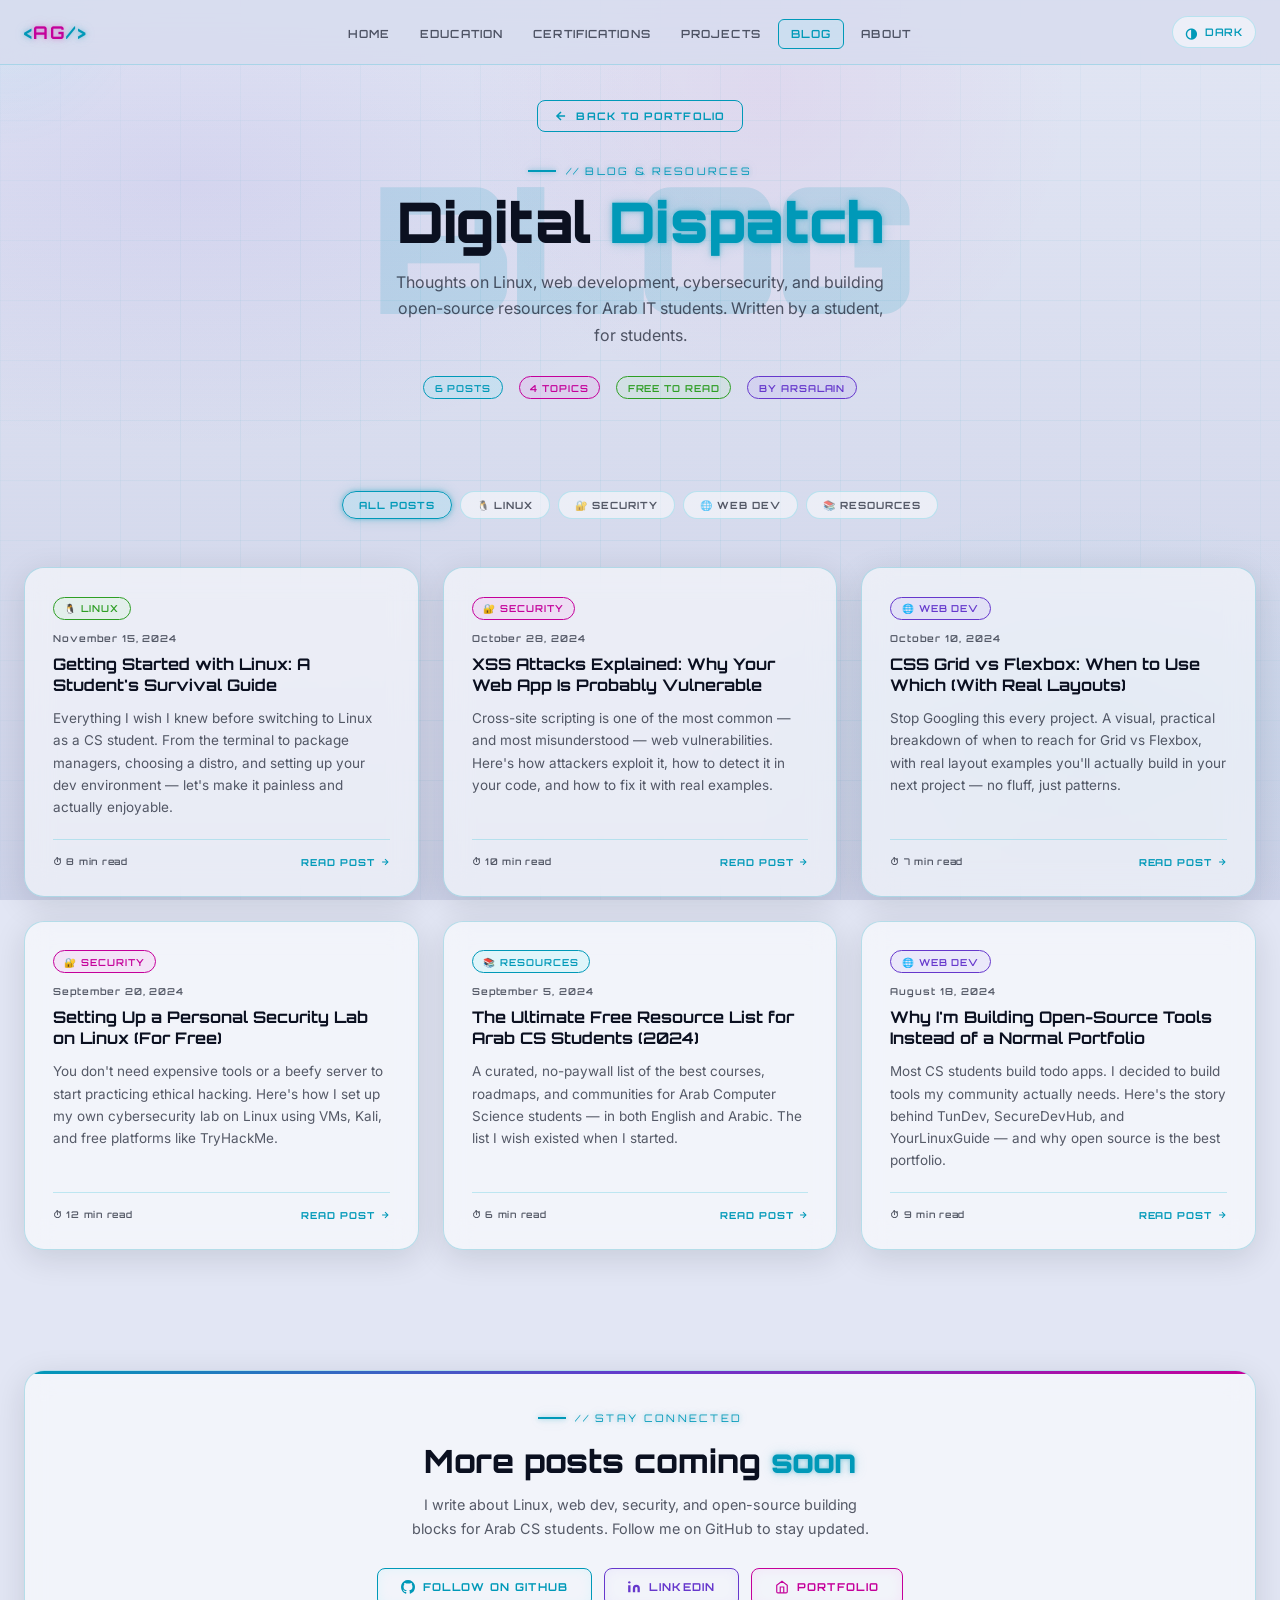
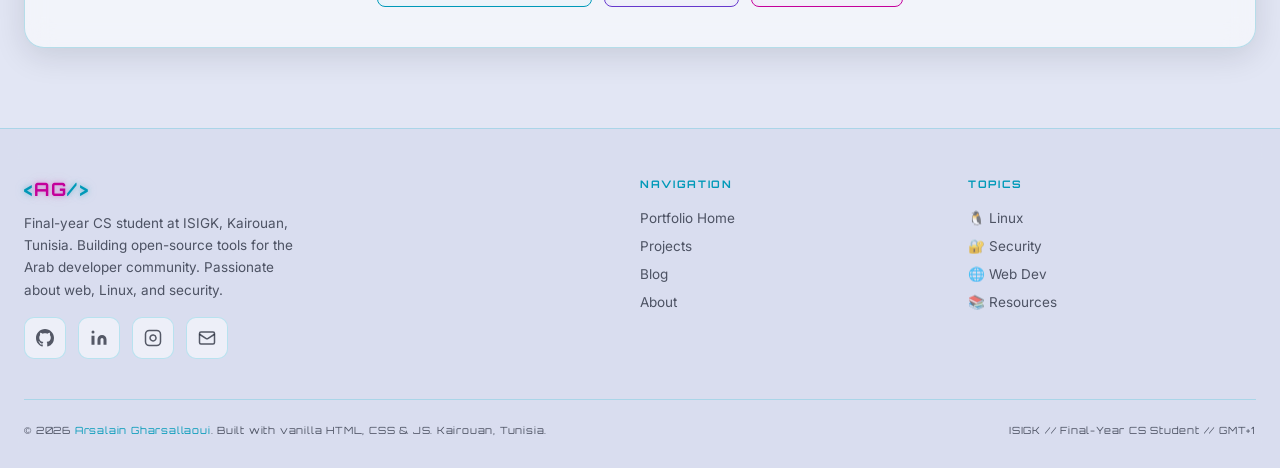
<file: blog.html>
<!DOCTYPE html>
<html lang="en" data-theme="dark">
<head>
  <meta charset="UTF-8" />
  <meta name="viewport" content="width=device-width, initial-scale=1.0" />
  <meta name="description" content="Arsalain Gharsallaoui's Blog — Articles on Linux, web development, cybersecurity, and open-source resources for CS students." />
  <meta name="keywords" content="blog, Linux, web development, cybersecurity, open source, Tunisia, CS student, Arsalain Gharsallaoui" />
  <meta name="author" content="Arsalain Gharsallaoui" />
  <meta name="robots" content="index, follow" />

  <!-- Open Graph -->
  <meta property="og:type" content="website" />
  <meta property="og:title" content="Blog & Resources — Arsalain Gharsallaoui" />
  <meta property="og:description" content="Articles on Linux, web dev, cybersecurity, and resources for Arab IT students." />
  <meta property="og:url" content="https://arsalaing.github.io/blog.html" />
  <meta property="og:site_name" content="Arsalain.dev" />

  <!-- Twitter Card -->
  <meta name="twitter:card" content="summary" />
  <meta name="twitter:title" content="Blog & Resources — Arsalain Gharsallaoui" />
  <meta name="twitter:description" content="Linux, web dev, security articles by a Tunisian CS student." />

  <title>Blog & Resources — Arsalain Gharsallaoui</title>

  <!-- Favicon -->
  <link rel="icon" type="image/png" href="assets/favicon.png" />
  <link rel="icon" type="image/svg+xml" href="assets/favicon.svg" />
  <link rel="apple-touch-icon" href="assets/apple-touch-icon.png" />

  <!-- Google Fonts -->
  <link rel="preconnect" href="https://fonts.googleapis.com" />
  <link rel="preconnect" href="https://fonts.gstatic.com" crossorigin />
  <link href="https://fonts.googleapis.com/css2?family=Orbitron:wght@400;500;600;700;800;900&family=Inter:wght@300;400;500;600;700&display=swap" rel="stylesheet" />

  <link rel="stylesheet" href="styles.css" />

  <style>
    /* Blog-page only extras */
    .blog-hero-decoration {
      position: absolute;
      pointer-events: none;
      opacity: 0.15;
      font-family: var(--font-head);
      font-size: clamp(5rem, 15vw, 11rem);
      font-weight: 900;
      color: var(--neon-cyan);
      letter-spacing: -0.05em;
      top: 50%;
      left: 50%;
      transform: translate(-50%, -50%);
      white-space: nowrap;
      user-select: none;
      z-index: 0;
    }

    .blog-page-header { position: relative; overflow: hidden; }
    .blog-page-header > *:not(.blog-hero-decoration) { position: relative; z-index: 1; }

    .no-results {
      text-align: center;
      padding: 3rem 1.5rem;
      font-family: var(--font-head);
      font-size: 0.85rem;
      color: var(--muted);
      letter-spacing: 0.1em;
      display: none;
    }

    .no-results.show { display: block; }

    @keyframes blink {
      0%,100% { opacity: 1; }
      50%      { opacity: 0; }
    }
  </style>
</head>
<body>

<!-- ============================================================
     BACKGROUND LAYERS
     ============================================================ -->
<div class="bg-layer" aria-hidden="true"></div>
<div class="bg-grid" aria-hidden="true"></div>
<div class="particles" aria-hidden="true"></div>
<div class="cursor-glow" aria-hidden="true"></div>

<!-- ============================================================
     NAVBAR
     ============================================================ -->
<header class="navbar" role="banner">
  <div class="navbar-inner">
    <a href="index.html" class="nav-logo" aria-label="Go to portfolio home">
      &lt;<span>AG</span>/&gt;
    </a>

    <nav aria-label="Blog navigation">
      <ul class="nav-links" role="list">
        <li><a href="index.html#home">Home</a></li>
        <li><a href="index.html#education">Education</a></li>
        <li><a href="index.html#certifications">Certifications</a></li>
        <li><a href="index.html#projects">Projects</a></li>
        <li><a href="blog.html" aria-current="page" style="color:var(--neon-cyan);border-color:var(--neon-cyan);background:rgba(0,245,255,0.06);">Blog</a></li>
        <li><a href="index.html#about">About</a></li>
      </ul>
    </nav>

    <div class="nav-right">
      <button class="theme-toggle" aria-label="Toggle theme" title="Toggle light/dark mode">
        <span class="icon" aria-hidden="true">☀</span>
        <span class="label">LIGHT</span>
      </button>
      <button class="burger" id="burger" aria-label="Open navigation menu" aria-expanded="false" aria-controls="mobile-menu">
        <span></span>
        <span></span>
        <span></span>
      </button>
    </div>
  </div>
</header>

<!-- Mobile menu -->
<nav id="mobile-menu" class="mobile-menu" aria-label="Mobile blog navigation" aria-hidden="true">
  <a href="index.html#home">Home</a>
  <a href="index.html#education">Education</a>
  <a href="index.html#certifications">Certifications</a>
  <a href="index.html#projects">Projects</a>
  <a href="blog.html">Blog</a>
  <a href="index.html#about">About</a>
</nav>

<!-- ============================================================
     PAGE WRAPPER
     ============================================================ -->
<div class="page-wrapper">

  <!-- ============================================================
       BLOG HEADER
       ============================================================ -->
  <header class="blog-page-header" aria-label="Blog page header">
    <div class="blog-hero-decoration" aria-hidden="true">BLOG</div>

    <a href="index.html" class="blog-back-link" aria-label="Back to portfolio">
      <svg width="14" height="14" viewBox="0 0 24 24" fill="none" stroke="currentColor" stroke-width="2.5" aria-hidden="true"><path d="M19 12H5M12 19l-7-7 7-7"/></svg>
      Back to Portfolio
    </a>

    <div class="section-label" style="justify-content:center;" aria-hidden="true">// Blog & Resources</div>

    <h1 class="blog-page-title">
      Digital <span>Dispatch</span>
    </h1>
    <p class="blog-page-subtitle">
      Thoughts on Linux, web development, cybersecurity, and building open-source resources
      for Arab IT students. Written by a student, for students.
    </p>

    <!-- Stats row -->
    <div style="display:flex;flex-wrap:wrap;gap:1rem;justify-content:center;margin-top:1.75rem;margin-bottom:2rem;">
      <div class="chip chip-cyan">6 Posts</div>
      <div class="chip chip-magenta">4 Topics</div>
      <div class="chip chip-green">Free to Read</div>
      <div class="chip chip-purple">By Arsalain</div>
    </div>
  </header>

  <!-- ============================================================
       FILTER BAR
       ============================================================ -->
  <div style="max-width:1280px;margin:0 auto;padding:0 1.5rem;">
    <nav class="blog-filters" aria-label="Filter posts by topic" role="navigation">
      <button class="filter-btn active" data-filter="all" aria-pressed="true">All Posts</button>
      <button class="filter-btn" data-filter="linux" aria-pressed="false">🐧 Linux</button>
      <button class="filter-btn" data-filter="security" aria-pressed="false">🔐 Security</button>
      <button class="filter-btn" data-filter="webdev" aria-pressed="false">🌐 Web Dev</button>
      <button class="filter-btn" data-filter="resources" aria-pressed="false">📚 Resources</button>
    </nav>
  </div>

  <!-- ============================================================
       BLOG POSTS GRID
       ============================================================ -->
  <main>
    <div class="blog-posts-grid" role="list" aria-label="All blog posts" id="posts-grid">

      <!-- Post 1 -->
      <article class="glass-card blog-post-card" role="listitem" data-tags="linux">
        <div class="post-tag"><span class="chip chip-green">🐧 Linux</span></div>
        <time class="post-date" datetime="2024-11-15">November 15, 2024</time>
        <h2 class="post-title">Getting Started with Linux: A Student's Survival Guide</h2>
        <p class="post-excerpt">
          Everything I wish I knew before switching to Linux as a CS student. From the terminal to package managers,
          choosing a distro, and setting up your dev environment — let's make it painless and actually enjoyable.
        </p>
        <div class="post-footer">
          <span class="read-time">⏱ 8 min read</span>
          <a href="#" class="read-more" aria-label="Read Linux Survival Guide (coming soon)">
            Read Post
            <svg width="10" height="10" viewBox="0 0 24 24" fill="none" stroke="currentColor" stroke-width="2.5" aria-hidden="true"><path d="M5 12h14M12 5l7 7-7 7"/></svg>
          </a>
        </div>
      </article>

      <!-- Post 2 -->
      <article class="glass-card blog-post-card" role="listitem" data-tags="security">
        <div class="post-tag"><span class="chip chip-magenta">🔐 Security</span></div>
        <time class="post-date" datetime="2024-10-28">October 28, 2024</time>
        <h2 class="post-title">XSS Attacks Explained: Why Your Web App Is Probably Vulnerable</h2>
        <p class="post-excerpt">
          Cross-site scripting is one of the most common — and most misunderstood — web vulnerabilities.
          Here's how attackers exploit it, how to detect it in your code, and how to fix it with real examples.
        </p>
        <div class="post-footer">
          <span class="read-time">⏱ 10 min read</span>
          <a href="#" class="read-more" aria-label="Read XSS Attacks post (coming soon)">
            Read Post
            <svg width="10" height="10" viewBox="0 0 24 24" fill="none" stroke="currentColor" stroke-width="2.5" aria-hidden="true"><path d="M5 12h14M12 5l7 7-7 7"/></svg>
          </a>
        </div>
      </article>

      <!-- Post 3 -->
      <article class="glass-card blog-post-card" role="listitem" data-tags="webdev">
        <div class="post-tag"><span class="chip chip-purple">🌐 Web Dev</span></div>
        <time class="post-date" datetime="2024-10-10">October 10, 2024</time>
        <h2 class="post-title">CSS Grid vs Flexbox: When to Use Which (With Real Layouts)</h2>
        <p class="post-excerpt">
          Stop Googling this every project. A visual, practical breakdown of when to reach for Grid vs Flexbox,
          with real layout examples you'll actually build in your next project — no fluff, just patterns.
        </p>
        <div class="post-footer">
          <span class="read-time">⏱ 7 min read</span>
          <a href="#" class="read-more" aria-label="Read CSS Grid vs Flexbox post (coming soon)">
            Read Post
            <svg width="10" height="10" viewBox="0 0 24 24" fill="none" stroke="currentColor" stroke-width="2.5" aria-hidden="true"><path d="M5 12h14M12 5l7 7-7 7"/></svg>
          </a>
        </div>
      </article>

      <!-- Post 4 -->
      <article class="glass-card blog-post-card" role="listitem" data-tags="security linux">
        <div class="post-tag"><span class="chip chip-magenta">🔐 Security</span></div>
        <time class="post-date" datetime="2024-09-20">September 20, 2024</time>
        <h2 class="post-title">Setting Up a Personal Security Lab on Linux (For Free)</h2>
        <p class="post-excerpt">
          You don't need expensive tools or a beefy server to start practicing ethical hacking.
          Here's how I set up my own cybersecurity lab on Linux using VMs, Kali, and free platforms like TryHackMe.
        </p>
        <div class="post-footer">
          <span class="read-time">⏱ 12 min read</span>
          <a href="#" class="read-more" aria-label="Read Security Lab setup post (coming soon)">
            Read Post
            <svg width="10" height="10" viewBox="0 0 24 24" fill="none" stroke="currentColor" stroke-width="2.5" aria-hidden="true"><path d="M5 12h14M12 5l7 7-7 7"/></svg>
          </a>
        </div>
      </article>

      <!-- Post 5 -->
      <article class="glass-card blog-post-card" role="listitem" data-tags="resources webdev">
        <div class="post-tag"><span class="chip chip-cyan">📚 Resources</span></div>
        <time class="post-date" datetime="2024-09-05">September 5, 2024</time>
        <h2 class="post-title">The Ultimate Free Resource List for Arab CS Students (2024)</h2>
        <p class="post-excerpt">
          A curated, no-paywall list of the best courses, roadmaps, and communities for Arab Computer Science students —
          in both English and Arabic. The list I wish existed when I started.
        </p>
        <div class="post-footer">
          <span class="read-time">⏱ 6 min read</span>
          <a href="#" class="read-more" aria-label="Read Free Resource List post (coming soon)">
            Read Post
            <svg width="10" height="10" viewBox="0 0 24 24" fill="none" stroke="currentColor" stroke-width="2.5" aria-hidden="true"><path d="M5 12h14M12 5l7 7-7 7"/></svg>
          </a>
        </div>
      </article>

      <!-- Post 6 -->
      <article class="glass-card blog-post-card" role="listitem" data-tags="webdev resources">
        <div class="post-tag"><span class="chip chip-purple">🌐 Web Dev</span></div>
        <time class="post-date" datetime="2024-08-18">August 18, 2024</time>
        <h2 class="post-title">Why I'm Building Open-Source Tools Instead of a Normal Portfolio</h2>
        <p class="post-excerpt">
          Most CS students build todo apps. I decided to build tools my community actually needs.
          Here's the story behind TunDev, SecureDevHub, and YourLinuxGuide — and why open source is the best portfolio.
        </p>
        <div class="post-footer">
          <span class="read-time">⏱ 9 min read</span>
          <a href="#" class="read-more" aria-label="Read Open Source Portfolio post (coming soon)">
            Read Post
            <svg width="10" height="10" viewBox="0 0 24 24" fill="none" stroke="currentColor" stroke-width="2.5" aria-hidden="true"><path d="M5 12h14M12 5l7 7-7 7"/></svg>
          </a>
        </div>
      </article>

    </div>

    <!-- No results message -->
    <div class="no-results" id="no-results" aria-live="polite" role="status">
      <p>No posts found for this filter. Check back soon! 🚀</p>
    </div>
  </main>

  <!-- ============================================================
       NEWSLETTER / CTA SECTION
       ============================================================ -->
  <section style="max-width:1280px;margin:0 auto;padding:40px 1.5rem 80px;">
    <div class="glass-card" style="padding:2.5rem;text-align:center;position:relative;overflow:hidden;">
      <!-- Decorative line -->
      <div style="position:absolute;top:0;left:0;right:0;height:3px;background:linear-gradient(90deg,var(--neon-cyan),var(--neon-purple),var(--neon-magenta));border-radius:var(--radius-lg) var(--radius-lg) 0 0;"></div>

      <div class="section-label" style="justify-content:center;margin-bottom:1rem;" aria-hidden="true">// Stay Connected</div>

      <h2 style="font-family:var(--font-head);font-size:clamp(1.3rem,3vw,2rem);font-weight:800;color:var(--text);margin-bottom:0.75rem;">
        More posts coming <span style="color:var(--neon-cyan);text-shadow:var(--glow-cyan);">soon</span>
      </h2>
      <p style="font-size:0.9rem;color:var(--muted);max-width:460px;margin:0 auto 1.75rem;line-height:1.65;">
        I write about Linux, web dev, security, and open-source building blocks for Arab CS students.
        Follow me on GitHub to stay updated.
      </p>
      <div style="display:flex;flex-wrap:wrap;gap:0.75rem;justify-content:center;">
        <a href="https://github.com/ArsalainGh" class="btn btn-cyan" target="_blank" rel="noopener noreferrer" aria-label="Follow on GitHub">
          <svg width="14" height="14" viewBox="0 0 24 24" fill="currentColor" aria-hidden="true"><path d="M12 0C5.37 0 0 5.37 0 12c0 5.31 3.435 9.795 8.205 11.385.6.105.825-.255.825-.57 0-.285-.015-1.23-.015-2.235-3.015.555-3.795-.735-4.035-1.41-.135-.345-.72-1.41-1.23-1.695-.42-.225-1.02-.78-.015-.795.945-.015 1.62.87 1.845 1.23 1.08 1.815 2.805 1.305 3.495.99.105-.78.42-1.305.765-1.605-2.67-.3-5.46-1.335-5.46-5.925 0-1.305.465-2.385 1.23-3.225-.12-.3-.54-1.53.12-3.18 0 0 1.005-.315 3.3 1.23.96-.27 1.98-.405 3-.405s2.04.135 3 .405c2.295-1.56 3.3-1.23 3.3-1.23.66 1.65.24 2.88.12 3.18.765.84 1.23 1.905 1.23 3.225 0 4.605-2.805 5.625-5.475 5.925.435.375.81 1.095.81 2.22 0 1.605-.015 2.895-.015 3.3 0 .315.225.69.825.57A12.02 12.02 0 0 0 24 12c0-6.63-5.37-12-12-12z"/></svg>
          Follow on GitHub
        </a>
        <a href="https://www.linkedin.com/in/arsalain-gharsallaoui" class="btn btn-purple" target="_blank" rel="noopener noreferrer" aria-label="Connect on LinkedIn">
          <svg width="14" height="14" viewBox="0 0 24 24" fill="currentColor" aria-hidden="true"><path d="M16 8a6 6 0 0 1 6 6v7h-4v-7a2 2 0 0 0-2-2 2 2 0 0 0-2 2v7h-4v-7a6 6 0 0 1 6-6zM2 9h4v12H2z"/><circle cx="4" cy="4" r="2"/></svg>
          LinkedIn
        </a>
        <a href="index.html" class="btn btn-magenta" aria-label="Back to portfolio">
          <svg width="14" height="14" viewBox="0 0 24 24" fill="none" stroke="currentColor" stroke-width="2" aria-hidden="true"><path d="M3 9l9-7 9 7v11a2 2 0 0 1-2 2H5a2 2 0 0 1-2-2z"/><polyline points="9 22 9 12 15 12 15 22"/></svg>
          Portfolio
        </a>
      </div>
    </div>
  </section>

  <!-- ============================================================
       FOOTER
       ============================================================ -->
  <footer id="footer" role="contentinfo">
    <div class="footer-inner">
      <div class="footer-grid">
        <div class="footer-brand">
          <a href="index.html" class="nav-logo" aria-label="Go to portfolio">&lt;<span>AG</span>/&gt;</a>
          <p>
            Final-year CS student at ISIGK, Kairouan, Tunisia. Building open-source tools
            for the Arab developer community. Passionate about web, Linux, and security.
          </p>
          <div class="footer-social" style="margin-top:1rem;" aria-label="Social media links">
            <a href="https://github.com/ArsalainGh" class="social-btn" target="_blank" rel="noopener noreferrer" aria-label="GitHub">
              <svg width="18" height="18" viewBox="0 0 24 24" fill="currentColor" aria-hidden="true"><path d="M12 0C5.37 0 0 5.37 0 12c0 5.31 3.435 9.795 8.205 11.385.6.105.825-.255.825-.57 0-.285-.015-1.23-.015-2.235-3.015.555-3.795-.735-4.035-1.41-.135-.345-.72-1.41-1.23-1.695-.42-.225-1.02-.78-.015-.795.945-.015 1.62.87 1.845 1.23 1.08 1.815 2.805 1.305 3.495.99.105-.78.42-1.305.765-1.605-2.67-.3-5.46-1.335-5.46-5.925 0-1.305.465-2.385 1.23-3.225-.12-.3-.54-1.53.12-3.18 0 0 1.005-.315 3.3 1.23.96-.27 1.98-.405 3-.405s2.04.135 3 .405c2.295-1.56 3.3-1.23 3.3-1.23.66 1.65.24 2.88.12 3.18.765.84 1.23 1.905 1.23 3.225 0 4.605-2.805 5.625-5.475 5.925.435.375.81 1.095.81 2.22 0 1.605-.015 2.895-.015 3.3 0 .315.225.69.825.57A12.02 12.02 0 0 0 24 12c0-6.63-5.37-12-12-12z"/></svg>
            </a>
            <a href="https://www.linkedin.com/in/arsalain-gharsallaoui" class="social-btn" target="_blank" rel="noopener noreferrer" aria-label="LinkedIn">
              <svg width="18" height="18" viewBox="0 0 24 24" fill="currentColor" aria-hidden="true"><path d="M16 8a6 6 0 0 1 6 6v7h-4v-7a2 2 0 0 0-2-2 2 2 0 0 0-2 2v7h-4v-7a6 6 0 0 1 6-6zM2 9h4v12H2z"/><circle cx="4" cy="4" r="2"/></svg>
            </a>
            <a href="https://www.instagram.com/arsalain.gharsallaoui" class="social-btn" target="_blank" rel="noopener noreferrer" aria-label="Instagram">
              <svg width="18" height="18" viewBox="0 0 24 24" fill="none" stroke="currentColor" stroke-width="2" aria-hidden="true"><rect x="2" y="2" width="20" height="20" rx="5" ry="5"/><path d="M16 11.37A4 4 0 1 1 12.63 8 4 4 0 0 1 16 11.37z"/><line x1="17.5" y1="6.5" x2="17.51" y2="6.5"/></svg>
            </a>
            <a href="mailto:arsalaing@gmail.com" class="social-btn" aria-label="Email">
              <svg width="18" height="18" viewBox="0 0 24 24" fill="none" stroke="currentColor" stroke-width="2" aria-hidden="true"><rect x="2" y="4" width="20" height="16" rx="2"/><path d="m22 7-8.97 5.7a1.94 1.94 0 0 1-2.06 0L2 7"/></svg>
            </a>
          </div>
        </div>

        <div>
          <div class="footer-col-title">Navigation</div>
          <ul class="footer-links" role="list">
            <li><a href="index.html">Portfolio Home</a></li>
            <li><a href="index.html#projects">Projects</a></li>
            <li><a href="blog.html">Blog</a></li>
            <li><a href="index.html#about">About</a></li>
          </ul>
        </div>

        <div>
          <div class="footer-col-title">Topics</div>
          <ul class="footer-links" role="list">
            <li><a href="#" onclick="document.querySelector('[data-filter=linux]').click();return false;">🐧 Linux</a></li>
            <li><a href="#" onclick="document.querySelector('[data-filter=security]').click();return false;">🔐 Security</a></li>
            <li><a href="#" onclick="document.querySelector('[data-filter=webdev]').click();return false;">🌐 Web Dev</a></li>
            <li><a href="#" onclick="document.querySelector('[data-filter=resources]').click();return false;">📚 Resources</a></li>
          </ul>
        </div>
      </div>

      <div class="footer-bottom">
        <p class="footer-copy">
          &copy; 2026 <span>Arsalain Gharsallaoui</span>. Built with vanilla HTML, CSS & JS.
          Kairouan, Tunisia.
        </p>
        <p class="footer-copy" style="color:var(--muted);">
          ISIGK // Final-Year CS Student // GMT+1
        </p>
      </div>
    </div>
  </footer>

</div><!-- end .page-wrapper -->

<!-- Scroll to top -->
<button class="scroll-top" id="scroll-top" aria-label="Scroll to top" title="Back to top">
  <svg width="16" height="16" viewBox="0 0 24 24" fill="none" stroke="currentColor" stroke-width="2.5" aria-hidden="true"><path d="M18 15l-6-6-6 6"/></svg>
</button>

<script src="script.js"></script>
<script>
// Enhanced filter for blog page with no-results handling
document.addEventListener('DOMContentLoaded', () => {
  const filterBtns = document.querySelectorAll('.filter-btn');
  const posts = document.querySelectorAll('.blog-post-card');
  const noResults = document.getElementById('no-results');

  filterBtns.forEach(btn => {
    btn.addEventListener('click', () => {
      filterBtns.forEach(b => {
        b.classList.remove('active');
        b.setAttribute('aria-pressed', 'false');
      });
      btn.classList.add('active');
      btn.setAttribute('aria-pressed', 'true');

      const filter = btn.getAttribute('data-filter');
      let visibleCount = 0;

      posts.forEach(post => {
        const tags = post.getAttribute('data-tags') || '';
        const show = filter === 'all' || tags.includes(filter);

        if (show) {
          post.style.display = '';
          post.style.opacity = '0';
          post.style.transform = 'translateY(14px)';
          requestAnimationFrame(() => {
            setTimeout(() => {
              post.style.transition = 'opacity 0.35s ease, transform 0.35s ease';
              post.style.opacity = '1';
              post.style.transform = 'translateY(0)';
            }, 20);
          });
          visibleCount++;
        } else {
          post.style.transition = 'opacity 0.25s ease, transform 0.25s ease';
          post.style.opacity = '0';
          post.style.transform = 'translateY(10px)';
          setTimeout(() => { post.style.display = 'none'; }, 260);
        }
      });

      setTimeout(() => {
        if (noResults) {
          noResults.classList.toggle('show', visibleCount === 0);
        }
      }, 300);
    });
  });
});
</script>
</body>
</html>
</file>
<file: styles.css>
/* ============================================================
   CYBERPUNK ANIME PORTFOLIO — styles.css
   ============================================================ */

/* --- Google Fonts --- */
@import url('https://fonts.googleapis.com/css2?family=Orbitron:wght@400;500;600;700;800;900&family=Inter:wght@300;400;500;600;700&display=swap');

/* ============================================================
   CSS VARIABLES — DARK THEME (default)
   ============================================================ */
:root {
  --bg:           #070812;
  --bg2:          #0B1020;
  --bg3:          #0F1530;
  --panel:        rgba(255,255,255,0.05);
  --panel-border: rgba(0,245,255,0.18);
  --text:         #EAF2FF;
  --muted:        rgba(234,242,255,0.62);
  --neon-cyan:    #00F5FF;
  --neon-magenta: #FF2BD6;
  --neon-purple:  #8A5CFF;
  --neon-green:   #7CFF6B;
  --neon-yellow:  #FFE93D;
  --glow-cyan:    0 0 8px #00F5FF, 0 0 24px rgba(0,245,255,0.45), 0 0 48px rgba(0,245,255,0.18);
  --glow-magenta: 0 0 8px #FF2BD6, 0 0 24px rgba(255,43,214,0.45), 0 0 48px rgba(255,43,214,0.18);
  --glow-purple:  0 0 8px #8A5CFF, 0 0 24px rgba(138,92,255,0.45);
  --glow-green:   0 0 8px #7CFF6B, 0 0 24px rgba(124,255,107,0.4);
  --navbar-bg:    rgba(7,8,18,0.85);
  --card-bg:      rgba(255,255,255,0.05);
  --card-border:  rgba(0,245,255,0.2);
  --shadow:       0 8px 32px rgba(0,0,0,0.55);
  --radius:       12px;
  --radius-lg:    20px;
  --transition:   0.3s cubic-bezier(0.4,0,0.2,1);
  --font-head:    'Orbitron', sans-serif;
  --font-body:    'Inter', sans-serif;
}

/* ============================================================
   CSS VARIABLES — LIGHT (MUTED) THEME
   ============================================================ */
[data-theme="light"] {
  --bg:           #E2E6F4;
  --bg2:          #D8DCEE;
  --bg3:          #CDD2E8;
  --panel:        rgba(255,255,255,0.52);
  --panel-border: rgba(0,180,210,0.22);
  --text:         #0B1020;
  --muted:        rgba(11,16,32,0.68);
  --neon-cyan:    #0099B8;
  --neon-magenta: #C4009A;
  --neon-purple:  #6638CC;
  --neon-green:   #2E9E24;
  --neon-yellow:  #B89000;
  --glow-cyan:    0 0 5px rgba(0,153,184,0.45), 0 0 14px rgba(0,153,184,0.2);
  --glow-magenta: 0 0 5px rgba(196,0,154,0.35), 0 0 14px rgba(196,0,154,0.15);
  --glow-purple:  0 0 5px rgba(102,56,204,0.35), 0 0 14px rgba(102,56,204,0.15);
  --glow-green:   0 0 5px rgba(46,158,36,0.35), 0 0 14px rgba(46,158,36,0.12);
  --navbar-bg:    rgba(216,220,238,0.88);
  --card-bg:      rgba(255,255,255,0.55);
  --card-border:  rgba(0,153,184,0.25);
  --shadow:       0 8px 32px rgba(11,16,32,0.12);
}

/* ============================================================
   RESET & BASE
   ============================================================ */
*, *::before, *::after { box-sizing: border-box; margin: 0; padding: 0; }

html {
  scroll-behavior: smooth;
  font-size: 16px;
}

body {
  font-family: var(--font-body);
  background-color: var(--bg);
  color: var(--text);
  min-height: 100vh;
  overflow-x: hidden;
  transition: background-color var(--transition), color var(--transition);
  position: relative;
}

/* ============================================================
   ANIMATED BACKGROUND LAYERS
   ============================================================ */
.bg-layer {
  position: fixed;
  inset: 0;
  z-index: 0;
  pointer-events: none;
}

/* Gradient orbs */
.bg-layer::before {
  content: '';
  position: absolute;
  inset: 0;
  background:
    radial-gradient(ellipse 70% 50% at 15% 20%, rgba(138,92,255,0.14) 0%, transparent 60%),
    radial-gradient(ellipse 50% 40% at 85% 80%, rgba(0,245,255,0.10) 0%, transparent 60%),
    radial-gradient(ellipse 40% 60% at 60% 10%, rgba(255,43,214,0.08) 0%, transparent 60%),
    linear-gradient(180deg, var(--bg) 0%, var(--bg2) 50%, var(--bg3) 100%);
  animation: bgPulse 12s ease-in-out infinite alternate;
}

@keyframes bgPulse {
  0%   { opacity: 1; }
  50%  { opacity: 0.85; }
  100% { opacity: 1; }
}

/* Scanlines */
.bg-layer::after {
  content: '';
  position: absolute;
  inset: 0;
  background: repeating-linear-gradient(
    0deg,
    transparent,
    transparent 2px,
    rgba(0,245,255,0.018) 2px,
    rgba(0,245,255,0.018) 4px
  );
  pointer-events: none;
}

/* Grid overlay */
.bg-grid {
  position: fixed;
  inset: 0;
  z-index: 0;
  pointer-events: none;
  background-image:
    linear-gradient(rgba(0,245,255,0.04) 1px, transparent 1px),
    linear-gradient(90deg, rgba(0,245,255,0.04) 1px, transparent 1px);
  background-size: 60px 60px;
  mask-image: radial-gradient(ellipse 80% 80% at 50% 50%, black 30%, transparent 100%);
  -webkit-mask-image: radial-gradient(ellipse 80% 80% at 50% 50%, black 30%, transparent 100%);
}

[data-theme="light"] .bg-layer::before {
  background:
    radial-gradient(ellipse 70% 50% at 15% 20%, rgba(102,56,204,0.08) 0%, transparent 60%),
    radial-gradient(ellipse 50% 40% at 85% 80%, rgba(0,153,184,0.07) 0%, transparent 60%),
    radial-gradient(ellipse 40% 60% at 60% 10%, rgba(196,0,154,0.05) 0%, transparent 60%),
    linear-gradient(180deg, var(--bg) 0%, var(--bg2) 50%, var(--bg3) 100%);
}

[data-theme="light"] .bg-layer::after {
  opacity: 0.3;
}

[data-theme="light"] .bg-grid {
  background-image:
    linear-gradient(rgba(0,153,184,0.06) 1px, transparent 1px),
    linear-gradient(90deg, rgba(0,153,184,0.06) 1px, transparent 1px);
}

/* ============================================================
   FLOATING PARTICLES
   ============================================================ */
.particles {
  position: fixed;
  inset: 0;
  z-index: 0;
  pointer-events: none;
  overflow: hidden;
}

.particle {
  position: absolute;
  border-radius: 50%;
  opacity: 0;
  animation: floatParticle linear infinite;
}

@keyframes floatParticle {
  0%   { transform: translateY(110vh) scale(0); opacity: 0; }
  10%  { opacity: 0.7; }
  90%  { opacity: 0.5; }
  100% { transform: translateY(-10vh) scale(1.2); opacity: 0; }
}

/* ============================================================
   CURSOR GLOW
   ============================================================ */
.cursor-glow {
  position: fixed;
  width: 300px;
  height: 300px;
  border-radius: 50%;
  pointer-events: none;
  z-index: 1;
  transform: translate(-50%, -50%);
  background: radial-gradient(circle, rgba(0,245,255,0.06) 0%, transparent 70%);
  transition: transform 0.1s linear;
}

/* ============================================================
   PAGE WRAPPER
   ============================================================ */
.page-wrapper {
  position: relative;
  z-index: 2;
}

/* ============================================================
   NAVBAR
   ============================================================ */
.navbar {
  position: fixed;
  top: 0; left: 0; right: 0;
  z-index: 1000;
  background: var(--navbar-bg);
  backdrop-filter: blur(18px);
  -webkit-backdrop-filter: blur(18px);
  border-bottom: 1px solid var(--panel-border);
  transition: background var(--transition), border-color var(--transition);
}

.navbar-inner {
  max-width: 1280px;
  margin: 0 auto;
  padding: 0 1.5rem;
  height: 64px;
  display: flex;
  align-items: center;
  justify-content: space-between;
  gap: 1rem;
}

.nav-logo {
  font-family: var(--font-head);
  font-size: 1.1rem;
  font-weight: 700;
  color: var(--neon-cyan);
  text-decoration: none;
  text-shadow: var(--glow-cyan);
  letter-spacing: 0.08em;
  white-space: nowrap;
  transition: color var(--transition);
}

.nav-logo span { color: var(--neon-magenta); text-shadow: var(--glow-magenta); }

.nav-links {
  display: flex;
  align-items: center;
  gap: 0.25rem;
  list-style: none;
}

.nav-links a {
  font-family: var(--font-head);
  font-size: 0.7rem;
  font-weight: 600;
  letter-spacing: 0.1em;
  color: var(--muted);
  text-decoration: none;
  padding: 0.45rem 0.75rem;
  border-radius: 6px;
  border: 1px solid transparent;
  transition: all var(--transition);
  position: relative;
  text-transform: uppercase;
}

.nav-links a:hover,
.nav-links a:focus {
  color: var(--neon-cyan);
  border-color: var(--neon-cyan);
  text-shadow: var(--glow-cyan);
  outline: none;
  background: rgba(0,245,255,0.06);
}

.nav-links a:focus-visible {
  outline: 2px solid var(--neon-cyan);
  outline-offset: 2px;
}

.nav-right {
  display: flex;
  align-items: center;
  gap: 0.75rem;
}

/* Theme Toggle */
.theme-toggle {
  background: var(--panel);
  border: 1px solid var(--panel-border);
  border-radius: 50px;
  padding: 0.35rem 0.75rem;
  cursor: pointer;
  display: flex;
  align-items: center;
  gap: 0.4rem;
  font-family: var(--font-head);
  font-size: 0.65rem;
  font-weight: 600;
  color: var(--neon-cyan);
  letter-spacing: 0.08em;
  transition: all var(--transition);
  white-space: nowrap;
}

.theme-toggle:hover {
  background: rgba(0,245,255,0.1);
  box-shadow: var(--glow-cyan);
}

.theme-toggle:focus-visible {
  outline: 2px solid var(--neon-cyan);
  outline-offset: 2px;
}

.theme-toggle .icon { font-size: 0.9rem; transition: transform 0.4s; }
.theme-toggle:hover .icon { transform: rotate(20deg); }

/* Burger */
.burger {
  display: none;
  flex-direction: column;
  justify-content: center;
  gap: 5px;
  width: 40px;
  height: 40px;
  background: var(--panel);
  border: 1px solid var(--panel-border);
  border-radius: 8px;
  cursor: pointer;
  padding: 0.5rem;
  transition: all var(--transition);
}

.burger:focus-visible { outline: 2px solid var(--neon-cyan); outline-offset: 2px; }

.burger span {
  display: block;
  height: 2px;
  background: var(--neon-cyan);
  border-radius: 2px;
  transition: all 0.35s cubic-bezier(0.4,0,0.2,1);
  box-shadow: 0 0 6px rgba(0,245,255,0.6);
}

.burger.open span:nth-child(1) { transform: translateY(7px) rotate(45deg); }
.burger.open span:nth-child(2) { opacity: 0; transform: scaleX(0); }
.burger.open span:nth-child(3) { transform: translateY(-7px) rotate(-45deg); }

/* Mobile menu */
.mobile-menu {
  display: none;
  position: fixed;
  top: 64px;
  left: 0; right: 0;
  background: var(--navbar-bg);
  backdrop-filter: blur(18px);
  -webkit-backdrop-filter: blur(18px);
  border-bottom: 1px solid var(--panel-border);
  z-index: 999;
  flex-direction: column;
  padding: 1rem 1.5rem;
  gap: 0.25rem;
  transform: translateY(-20px);
  opacity: 0;
  transition: transform 0.35s cubic-bezier(0.4,0,0.2,1), opacity 0.35s;
}

.mobile-menu.open {
  display: flex;
  transform: translateY(0);
  opacity: 1;
}

.mobile-menu a {
  font-family: var(--font-head);
  font-size: 0.75rem;
  font-weight: 600;
  letter-spacing: 0.12em;
  text-transform: uppercase;
  color: var(--muted);
  text-decoration: none;
  padding: 0.75rem 1rem;
  border-radius: 8px;
  border: 1px solid transparent;
  transition: all var(--transition);
}

.mobile-menu a:hover,
.mobile-menu a:focus {
  color: var(--neon-cyan);
  border-color: var(--neon-cyan);
  background: rgba(0,245,255,0.06);
  outline: none;
}

.mobile-menu a:focus-visible { outline: 2px solid var(--neon-cyan); outline-offset: 2px; }

/* ============================================================
   SECTION BASE
   ============================================================ */
section {
  padding: 100px 1.5rem 80px;
  max-width: 1280px;
  margin: 0 auto;
  position: relative;
}

.section-label {
  font-family: var(--font-head);
  font-size: 0.65rem;
  letter-spacing: 0.22em;
  text-transform: uppercase;
  color: var(--neon-cyan);
  text-shadow: var(--glow-cyan);
  margin-bottom: 0.5rem;
  display: flex;
  align-items: center;
  gap: 0.6rem;
}

.section-label::before {
  content: '';
  display: inline-block;
  width: 28px;
  height: 2px;
  background: var(--neon-cyan);
  box-shadow: var(--glow-cyan);
}

.section-title {
  font-family: var(--font-head);
  font-size: clamp(1.6rem, 3.5vw, 2.5rem);
  font-weight: 800;
  color: var(--text);
  margin-bottom: 2.5rem;
  line-height: 1.15;
}

.section-title span { color: var(--neon-cyan); text-shadow: var(--glow-cyan); }

/* ============================================================
   GLASS CARD
   ============================================================ */
.glass-card {
  background: var(--card-bg);
  border: 1px solid var(--card-border);
  border-radius: var(--radius-lg);
  backdrop-filter: blur(14px);
  -webkit-backdrop-filter: blur(14px);
  box-shadow: var(--shadow);
  transition: transform var(--transition), box-shadow var(--transition), border-color var(--transition);
}

.glass-card:hover {
  transform: translateY(-4px);
  border-color: var(--neon-cyan);
  box-shadow: var(--shadow), var(--glow-cyan);
}

/* ============================================================
   NEON CHIP / TAG
   ============================================================ */
.chip {
  display: inline-flex;
  align-items: center;
  gap: 0.3rem;
  font-family: var(--font-head);
  font-size: 0.6rem;
  font-weight: 600;
  letter-spacing: 0.1em;
  text-transform: uppercase;
  padding: 0.28rem 0.65rem;
  border-radius: 50px;
  border: 1px solid currentColor;
  white-space: nowrap;
  transition: all var(--transition);
}

.chip-cyan   { color: var(--neon-cyan);    background: rgba(0,245,255,0.08);    }
.chip-magenta{ color: var(--neon-magenta); background: rgba(255,43,214,0.08);  }
.chip-purple { color: var(--neon-purple);  background: rgba(138,92,255,0.08);  }
.chip-green  { color: var(--neon-green);   background: rgba(124,255,107,0.08); }
.chip-yellow { color: var(--neon-yellow);  background: rgba(255,233,61,0.08);  }

/* ============================================================
   BUTTONS
   ============================================================ */
.btn {
  display: inline-flex;
  align-items: center;
  gap: 0.5rem;
  font-family: var(--font-head);
  font-size: 0.68rem;
  font-weight: 700;
  letter-spacing: 0.12em;
  text-transform: uppercase;
  padding: 0.7rem 1.4rem;
  border-radius: 8px;
  text-decoration: none;
  cursor: pointer;
  border: none;
  transition: all var(--transition);
  position: relative;
  overflow: hidden;
}

.btn::before {
  content: '';
  position: absolute;
  inset: 0;
  background: linear-gradient(135deg, rgba(255,255,255,0.1), transparent);
  opacity: 0;
  transition: opacity var(--transition);
}

.btn:hover::before { opacity: 1; }

.btn-cyan {
  background: transparent;
  color: var(--neon-cyan);
  border: 1.5px solid var(--neon-cyan);
  box-shadow: inset 0 0 12px rgba(0,245,255,0.08);
}

.btn-cyan:hover, .btn-cyan:focus-visible {
  background: rgba(0,245,255,0.12);
  box-shadow: var(--glow-cyan);
  transform: translateY(-2px);
  outline: none;
}

.btn-magenta {
  background: transparent;
  color: var(--neon-magenta);
  border: 1.5px solid var(--neon-magenta);
  box-shadow: inset 0 0 12px rgba(255,43,214,0.08);
}

.btn-magenta:hover, .btn-magenta:focus-visible {
  background: rgba(255,43,214,0.12);
  box-shadow: var(--glow-magenta);
  transform: translateY(-2px);
  outline: none;
}

.btn-purple {
  background: transparent;
  color: var(--neon-purple);
  border: 1.5px solid var(--neon-purple);
  box-shadow: inset 0 0 12px rgba(138,92,255,0.08);
}

.btn-purple:hover, .btn-purple:focus-visible {
  background: rgba(138,92,255,0.12);
  box-shadow: var(--glow-purple);
  transform: translateY(-2px);
  outline: none;
}

.btn-solid-cyan {
  background: var(--neon-cyan);
  color: var(--bg);
  border: 1.5px solid var(--neon-cyan);
  font-weight: 800;
}

.btn-solid-cyan:hover, .btn-solid-cyan:focus-visible {
  box-shadow: var(--glow-cyan);
  transform: translateY(-2px);
  outline: none;
  filter: brightness(1.1);
}

/* Glitch animation on hover */
@keyframes glitch {
  0%,100% { clip-path: none; transform: translateY(-2px); }
  20% { clip-path: polygon(0 15%, 100% 15%, 100% 35%, 0 35%); transform: translate(-2px, -2px); }
  40% { clip-path: polygon(0 60%, 100% 60%, 100% 80%, 0 80%); transform: translate(2px, 0); }
  60% { clip-path: none; transform: translateY(-2px); }
}

/* ============================================================
   HERO SECTION
   ============================================================ */
#home {
  min-height: 100vh;
  display: flex;
  align-items: center;
  padding-top: 80px;
  padding-bottom: 60px;
}

.hero-inner {
  display: grid;
  grid-template-columns: 1fr auto;
  gap: 3rem;
  align-items: center;
  width: 100%;
}

.hero-badge {
  display: inline-flex;
  align-items: center;
  gap: 0.5rem;
  font-family: var(--font-head);
  font-size: 0.62rem;
  font-weight: 600;
  letter-spacing: 0.16em;
  text-transform: uppercase;
  color: var(--neon-green);
  background: rgba(124,255,107,0.08);
  border: 1px solid var(--neon-green);
  border-radius: 50px;
  padding: 0.35rem 0.85rem;
  margin-bottom: 1.25rem;
  width: fit-content;
  text-shadow: var(--glow-green);
}

.hero-badge .dot {
  width: 7px; height: 7px;
  border-radius: 50%;
  background: var(--neon-green);
  box-shadow: var(--glow-green);
  animation: pulse 2s infinite;
}

@keyframes pulse {
  0%,100% { opacity: 1; transform: scale(1); }
  50%      { opacity: 0.5; transform: scale(0.7); }
}

.hero-title {
  font-family: var(--font-head);
  font-size: clamp(2rem, 5.5vw, 4rem);
  font-weight: 900;
  line-height: 1.08;
  margin-bottom: 0.5rem;
  letter-spacing: -0.01em;
}

.hero-title .name {
  display: block;
  background: linear-gradient(90deg, var(--neon-cyan), var(--neon-purple), var(--neon-magenta));
  -webkit-background-clip: text;
  -webkit-text-fill-color: transparent;
  background-clip: text;
  background-size: 200% auto;
  animation: gradientShift 4s linear infinite;
  text-shadow: none;
}

@keyframes gradientShift {
  0%   { background-position: 0% center; }
  100% { background-position: 200% center; }
}

.hero-title .sub {
  display: block;
  color: var(--text);
  font-size: 0.55em;
  font-weight: 600;
  letter-spacing: 0.08em;
  margin-top: 0.3rem;
  text-transform: uppercase;
  color: var(--muted);
}

.hero-tagline {
  font-size: 1rem;
  color: var(--muted);
  line-height: 1.7;
  max-width: 520px;
  margin-bottom: 1.5rem;
}

.hero-tagline strong { color: var(--neon-cyan); font-weight: 600; }

.hero-skills {
  display: flex;
  flex-wrap: wrap;
  gap: 0.5rem;
  margin-bottom: 1.75rem;
}

.hero-cta {
  display: flex;
  flex-wrap: wrap;
  gap: 0.75rem;
  margin-bottom: 2rem;
}

/* Status Panel */
.status-panel {
  display: inline-flex;
  flex-wrap: wrap;
  gap: 0.75rem;
  padding: 0.85rem 1.1rem;
  background: var(--panel);
  border: 1px solid var(--panel-border);
  border-radius: var(--radius);
  backdrop-filter: blur(10px);
  -webkit-backdrop-filter: blur(10px);
  width: fit-content;
}

.status-item {
  display: flex;
  align-items: center;
  gap: 0.4rem;
  font-family: var(--font-head);
  font-size: 0.6rem;
  font-weight: 600;
  letter-spacing: 0.08em;
  color: var(--muted);
  white-space: nowrap;
}

.status-item .icon { font-size: 0.85rem; }

/* Avatar */
.hero-avatar-wrap {
  position: relative;
  width: 260px;
  height: 260px;
  flex-shrink: 0;
}

.hero-avatar-ring {
  position: absolute;
  inset: -6px;
  border-radius: 50%;
  background: conic-gradient(
    var(--neon-cyan) 0deg,
    var(--neon-purple) 120deg,
    var(--neon-magenta) 240deg,
    var(--neon-cyan) 360deg
  );
  animation: spinRing 6s linear infinite;
  z-index: 1;
}

@keyframes spinRing {
  from { transform: rotate(0deg); }
  to   { transform: rotate(360deg); }
}

.hero-avatar-ring::after {
  content: '';
  position: absolute;
  inset: 4px;
  border-radius: 50%;
  background: var(--bg2);
}

.hero-avatar {
  position: absolute;
  inset: 0;
  z-index: 2;
  border-radius: 50%;
  overflow: hidden;
  border: 3px solid transparent;
}

.hero-avatar img {
  width: 100%;
  height: 100%;
  object-fit: cover;
  border-radius: 50%;
  display: block;
}

/* Fallback initials */
.avatar-fallback {
  width: 100%;
  height: 100%;
  border-radius: 50%;
  display: flex;
  align-items: center;
  justify-content: center;
  background: linear-gradient(135deg, var(--bg3), var(--bg2));
  font-family: var(--font-head);
  font-size: 3.5rem;
  font-weight: 900;
  color: var(--neon-cyan);
  text-shadow: var(--glow-cyan);
  letter-spacing: -0.05em;
}

.hero-avatar-glow {
  position: absolute;
  inset: -20px;
  border-radius: 50%;
  background: radial-gradient(circle, rgba(0,245,255,0.12) 0%, transparent 65%);
  z-index: 0;
  animation: glowPulse 3s ease-in-out infinite;
}

@keyframes glowPulse {
  0%,100% { opacity: 0.7; transform: scale(1); }
  50%      { opacity: 1;   transform: scale(1.08); }
}

/* Corner decorations */
.hero-corner {
  position: absolute;
  width: 40px; height: 40px;
  border-color: var(--neon-cyan);
  border-style: solid;
  opacity: 0.5;
}
.hero-corner.tl { top: -8px; left: -8px; border-width: 2px 0 0 2px; border-radius: 4px 0 0 0; }
.hero-corner.br { bottom: -8px; right: -8px; border-width: 0 2px 2px 0; border-radius: 0 0 4px 0; }

/* ============================================================
   EDUCATION — TIMELINE
   ============================================================ */
.timeline {
  position: relative;
  padding-left: 2.5rem;
}

.timeline::before {
  content: '';
  position: absolute;
  left: 10px;
  top: 0; bottom: 0;
  width: 2px;
  background: linear-gradient(180deg, var(--neon-cyan), var(--neon-purple), var(--neon-magenta));
  border-radius: 2px;
}

.timeline-item {
  position: relative;
  margin-bottom: 2.5rem;
}

.timeline-item:last-child { margin-bottom: 0; }

.timeline-dot {
  position: absolute;
  left: -2.5rem;
  top: 1.2rem;
  width: 20px; height: 20px;
  border-radius: 50%;
  background: var(--bg2);
  border: 2px solid var(--neon-cyan);
  box-shadow: var(--glow-cyan);
  display: flex;
  align-items: center;
  justify-content: center;
}

.timeline-dot::after {
  content: '';
  width: 8px; height: 8px;
  border-radius: 50%;
  background: var(--neon-cyan);
  box-shadow: var(--glow-cyan);
}

.timeline-card {
  padding: 1.5rem 1.75rem;
}

.timeline-date {
  font-family: var(--font-head);
  font-size: 0.62rem;
  font-weight: 600;
  letter-spacing: 0.14em;
  color: var(--neon-cyan);
  margin-bottom: 0.35rem;
}

.timeline-title {
  font-family: var(--font-head);
  font-size: 1.05rem;
  font-weight: 700;
  color: var(--text);
  margin-bottom: 0.25rem;
}

.timeline-subtitle {
  font-size: 0.88rem;
  color: var(--neon-purple);
  font-weight: 600;
  margin-bottom: 0.75rem;
}

.timeline-desc {
  font-size: 0.875rem;
  color: var(--muted);
  line-height: 1.65;
}

/* ============================================================
   CERTIFICATIONS
   ============================================================ */
.certs-grid {
  display: grid;
  grid-template-columns: repeat(auto-fill, minmax(280px, 1fr));
  gap: 1.25rem;
}

.cert-card {
  padding: 1.5rem;
  position: relative;
  overflow: hidden;
}

.cert-card::before {
  content: '';
  position: absolute;
  top: 0; left: 0;
  width: 100%; height: 3px;
  background: linear-gradient(90deg, var(--neon-cyan), var(--neon-purple));
  border-radius: var(--radius-lg) var(--radius-lg) 0 0;
}

.cert-icon {
  width: 44px; height: 44px;
  border-radius: 10px;
  background: rgba(138,92,255,0.12);
  border: 1px solid rgba(138,92,255,0.3);
  display: flex;
  align-items: center;
  justify-content: center;
  font-size: 1.3rem;
  margin-bottom: 0.85rem;
}

.cert-title {
  font-family: var(--font-head);
  font-size: 0.88rem;
  font-weight: 700;
  color: var(--text);
  margin-bottom: 0.3rem;
  line-height: 1.3;
}

.cert-issuer {
  font-size: 0.8rem;
  color: var(--neon-purple);
  font-weight: 600;
  margin-bottom: 0.2rem;
}

.cert-date {
  font-size: 0.75rem;
  color: var(--muted);
  margin-bottom: 0.85rem;
  font-family: var(--font-head);
  letter-spacing: 0.08em;
}

.cert-link {
  font-family: var(--font-head);
  font-size: 0.62rem;
  font-weight: 700;
  letter-spacing: 0.1em;
  text-transform: uppercase;
  color: var(--neon-cyan);
  text-decoration: none;
  display: inline-flex;
  align-items: center;
  gap: 0.3rem;
  transition: all var(--transition);
}

.cert-link:hover, .cert-link:focus-visible {
  text-shadow: var(--glow-cyan);
  gap: 0.55rem;
  outline: none;
}

/* ============================================================
   PROJECTS
   ============================================================ */
.projects-grid {
  display: grid;
  grid-template-columns: repeat(auto-fill, minmax(340px, 1fr));
  gap: 1.5rem;
}

.project-card {
  display: flex;
  flex-direction: column;
  overflow: hidden;
}

.project-img {
  width: 100%;
  aspect-ratio: 16/9;
  background: linear-gradient(135deg, var(--bg3), var(--bg2));
  border-bottom: 1px solid var(--card-border);
  position: relative;
  overflow: hidden;
  display: flex;
  align-items: center;
  justify-content: center;
}

.project-img img {
  width: 100%;
  height: 100%;
  object-fit: cover;
  display: block;
  transition: transform 0.5s ease;
}

.project-card:hover .project-img img { transform: scale(1.04); }

.project-img-placeholder {
  display: flex;
  flex-direction: column;
  align-items: center;
  justify-content: center;
  gap: 0.5rem;
  font-family: var(--font-head);
  font-size: 0.7rem;
  font-weight: 600;
  letter-spacing: 0.1em;
  color: var(--muted);
  text-transform: uppercase;
}

.project-img-placeholder .img-icon { font-size: 2.5rem; opacity: 0.4; }

.project-img-overlay {
  position: absolute;
  inset: 0;
  background: linear-gradient(135deg, rgba(138,92,255,0.08), rgba(0,245,255,0.05));
  display: flex;
  align-items: center;
  justify-content: center;
  opacity: 0;
  transition: opacity var(--transition);
}

.project-card:hover .project-img-overlay { opacity: 1; }

.project-body {
  padding: 1.5rem;
  flex: 1;
  display: flex;
  flex-direction: column;
}

.project-num {
  font-family: var(--font-head);
  font-size: 0.6rem;
  font-weight: 700;
  letter-spacing: 0.18em;
  color: var(--neon-magenta);
  margin-bottom: 0.4rem;
  text-shadow: var(--glow-magenta);
}

.project-title {
  font-family: var(--font-head);
  font-size: 1.1rem;
  font-weight: 700;
  color: var(--text);
  margin-bottom: 0.6rem;
}

.project-desc {
  font-size: 0.855rem;
  color: var(--muted);
  line-height: 1.65;
  margin-bottom: 1rem;
  flex: 1;
}

.project-tags {
  display: flex;
  flex-wrap: wrap;
  gap: 0.4rem;
  margin-bottom: 1.25rem;
}

.project-actions {
  display: flex;
  gap: 0.6rem;
  flex-wrap: wrap;
}

/* ============================================================
   BLOG PREVIEW
   ============================================================ */
.blog-grid {
  display: grid;
  grid-template-columns: repeat(auto-fill, minmax(280px, 1fr));
  gap: 1.25rem;
  margin-bottom: 2rem;
}

.blog-card {
  padding: 1.5rem;
  position: relative;
  overflow: hidden;
  cursor: pointer;
}

.blog-card-tag {
  margin-bottom: 0.75rem;
}

.blog-card-date {
  font-family: var(--font-head);
  font-size: 0.6rem;
  font-weight: 600;
  letter-spacing: 0.1em;
  color: var(--muted);
  margin-bottom: 0.5rem;
}

.blog-card-title {
  font-family: var(--font-head);
  font-size: 0.95rem;
  font-weight: 700;
  color: var(--text);
  margin-bottom: 0.6rem;
  line-height: 1.35;
}

.blog-card-excerpt {
  font-size: 0.835rem;
  color: var(--muted);
  line-height: 1.65;
  margin-bottom: 1rem;
}

.blog-card-link {
  font-family: var(--font-head);
  font-size: 0.62rem;
  font-weight: 700;
  letter-spacing: 0.1em;
  text-transform: uppercase;
  color: var(--neon-cyan);
  text-decoration: none;
  display: inline-flex;
  align-items: center;
  gap: 0.3rem;
  transition: all var(--transition);
}

.blog-card-link:hover { gap: 0.55rem; text-shadow: var(--glow-cyan); }

.blog-cta {
  text-align: center;
}

/* ============================================================
   ABOUT
   ============================================================ */
.about-inner {
  display: grid;
  grid-template-columns: 1fr 1fr;
  gap: 2.5rem;
  align-items: start;
}

.about-text p {
  font-size: 0.925rem;
  color: var(--muted);
  line-height: 1.75;
  margin-bottom: 1rem;
}

.about-text p:last-child { margin-bottom: 0; }

.about-text strong { color: var(--text); font-weight: 600; }

.about-stats {
  display: grid;
  grid-template-columns: 1fr 1fr;
  gap: 1rem;
}

.stat-card {
  padding: 1.25rem;
  text-align: center;
}

.stat-num {
  font-family: var(--font-head);
  font-size: 2rem;
  font-weight: 900;
  background: linear-gradient(90deg, var(--neon-cyan), var(--neon-purple));
  -webkit-background-clip: text;
  -webkit-text-fill-color: transparent;
  background-clip: text;
  display: block;
}

.stat-label {
  font-size: 0.75rem;
  color: var(--muted);
  font-weight: 500;
  margin-top: 0.2rem;
}

/* ============================================================
   FOOTER
   ============================================================ */
#footer {
  position: relative;
  z-index: 2;
  border-top: 1px solid var(--panel-border);
  background: var(--navbar-bg);
  backdrop-filter: blur(14px);
  padding: 0;
}

.footer-inner {
  max-width: 1280px;
  margin: 0 auto;
  padding: 3rem 1.5rem 2rem;
}

.footer-grid {
  display: grid;
  grid-template-columns: 2fr 1fr 1fr;
  gap: 2.5rem;
  margin-bottom: 2.5rem;
}

.footer-brand .nav-logo { font-size: 1.15rem; }
.footer-brand p {
  font-size: 0.845rem;
  color: var(--muted);
  margin-top: 0.75rem;
  line-height: 1.65;
  max-width: 280px;
}

.footer-col-title {
  font-family: var(--font-head);
  font-size: 0.65rem;
  font-weight: 700;
  letter-spacing: 0.16em;
  text-transform: uppercase;
  color: var(--neon-cyan);
  margin-bottom: 1rem;
}

.footer-links {
  list-style: none;
  display: flex;
  flex-direction: column;
  gap: 0.5rem;
}

.footer-links a {
  font-size: 0.845rem;
  color: var(--muted);
  text-decoration: none;
  transition: color var(--transition);
}

.footer-links a:hover { color: var(--neon-cyan); }

.footer-social {
  display: flex;
  gap: 0.75rem;
  flex-wrap: wrap;
}

.social-btn {
  width: 42px; height: 42px;
  border-radius: 10px;
  background: var(--panel);
  border: 1px solid var(--panel-border);
  display: flex;
  align-items: center;
  justify-content: center;
  text-decoration: none;
  font-size: 1.1rem;
  transition: all var(--transition);
  color: var(--muted);
}

.social-btn:hover, .social-btn:focus-visible {
  border-color: var(--neon-cyan);
  color: var(--neon-cyan);
  box-shadow: var(--glow-cyan);
  transform: translateY(-3px);
  outline: none;
}

.footer-bottom {
  border-top: 1px solid var(--panel-border);
  padding-top: 1.5rem;
  display: flex;
  align-items: center;
  justify-content: space-between;
  flex-wrap: wrap;
  gap: 0.75rem;
}

.footer-copy {
  font-size: 0.78rem;
  color: var(--muted);
  font-family: var(--font-head);
  font-size: 0.62rem;
  letter-spacing: 0.08em;
}

.footer-copy span { color: var(--neon-cyan); }

/* ============================================================
   BLOG PAGE — blog.html specific
   ============================================================ */
.blog-page-header {
  padding: 100px 1.5rem 60px;
  text-align: center;
  max-width: 1280px;
  margin: 0 auto;
}

.blog-back-link {
  display: inline-flex;
  align-items: center;
  gap: 0.5rem;
  font-family: var(--font-head);
  font-size: 0.65rem;
  font-weight: 700;
  letter-spacing: 0.12em;
  text-transform: uppercase;
  color: var(--neon-cyan);
  text-decoration: none;
  border: 1px solid var(--neon-cyan);
  padding: 0.5rem 1rem;
  border-radius: 8px;
  transition: all var(--transition);
  margin-bottom: 2rem;
}

.blog-back-link:hover, .blog-back-link:focus-visible {
  background: rgba(0,245,255,0.08);
  box-shadow: var(--glow-cyan);
  outline: none;
}

.blog-page-title {
  font-family: var(--font-head);
  font-size: clamp(2rem, 5vw, 3.5rem);
  font-weight: 900;
  color: var(--text);
  margin-bottom: 0.75rem;
}

.blog-page-title span { color: var(--neon-cyan); text-shadow: var(--glow-cyan); }

.blog-page-subtitle {
  font-size: 1rem;
  color: var(--muted);
  max-width: 500px;
  margin: 0 auto;
  line-height: 1.65;
}

/* Blog filters */
.blog-filters {
  display: flex;
  flex-wrap: wrap;
  gap: 0.5rem;
  justify-content: center;
  margin-bottom: 3rem;
}

.filter-btn {
  font-family: var(--font-head);
  font-size: 0.62rem;
  font-weight: 700;
  letter-spacing: 0.1em;
  text-transform: uppercase;
  padding: 0.45rem 1rem;
  border-radius: 50px;
  border: 1px solid var(--panel-border);
  background: var(--panel);
  color: var(--muted);
  cursor: pointer;
  transition: all var(--transition);
}

.filter-btn:hover, .filter-btn.active {
  border-color: var(--neon-cyan);
  color: var(--neon-cyan);
  background: rgba(0,245,255,0.08);
  box-shadow: var(--glow-cyan);
}

.filter-btn:focus-visible { outline: 2px solid var(--neon-cyan); outline-offset: 2px; }

.blog-posts-grid {
  display: grid;
  grid-template-columns: repeat(auto-fill, minmax(310px, 1fr));
  gap: 1.5rem;
  max-width: 1280px;
  margin: 0 auto;
  padding: 0 1.5rem 80px;
}

.blog-post-card {
  padding: 1.75rem;
  display: flex;
  flex-direction: column;
  position: relative;
  overflow: hidden;
}

.blog-post-card::after {
  content: '';
  position: absolute;
  bottom: 0; left: 0;
  width: 0; height: 2px;
  background: linear-gradient(90deg, var(--neon-cyan), var(--neon-purple));
  transition: width 0.4s ease;
}

.blog-post-card:hover::after { width: 100%; }

.post-tag { margin-bottom: 0.75rem; }
.post-date {
  font-family: var(--font-head);
  font-size: 0.6rem;
  font-weight: 600;
  letter-spacing: 0.1em;
  color: var(--muted);
  margin-bottom: 0.6rem;
}

.post-title {
  font-family: var(--font-head);
  font-size: 1rem;
  font-weight: 700;
  color: var(--text);
  margin-bottom: 0.65rem;
  line-height: 1.35;
}

.post-excerpt {
  font-size: 0.845rem;
  color: var(--muted);
  line-height: 1.65;
  margin-bottom: 1.25rem;
  flex: 1;
}

.post-footer {
  display: flex;
  align-items: center;
  justify-content: space-between;
  gap: 0.5rem;
  border-top: 1px solid var(--panel-border);
  padding-top: 1rem;
  margin-top: auto;
}

.read-time {
  font-family: var(--font-head);
  font-size: 0.58rem;
  font-weight: 600;
  letter-spacing: 0.08em;
  color: var(--muted);
}

.read-more {
  font-family: var(--font-head);
  font-size: 0.6rem;
  font-weight: 700;
  letter-spacing: 0.1em;
  text-transform: uppercase;
  color: var(--neon-cyan);
  text-decoration: none;
  display: inline-flex;
  align-items: center;
  gap: 0.3rem;
  transition: all var(--transition);
}

.read-more:hover { gap: 0.55rem; text-shadow: var(--glow-cyan); }

/* ============================================================
   DIVIDER
   ============================================================ */
.neon-divider {
  width: 100%;
  height: 1px;
  background: linear-gradient(90deg, transparent, var(--neon-cyan), var(--neon-purple), transparent);
  margin: 0 auto;
  opacity: 0.3;
}

/* ============================================================
   SCROLL TO TOP
   ============================================================ */
.scroll-top {
  position: fixed;
  bottom: 2rem;
  right: 2rem;
  width: 46px; height: 46px;
  border-radius: 10px;
  background: var(--panel);
  border: 1px solid var(--neon-cyan);
  color: var(--neon-cyan);
  font-size: 1.1rem;
  display: flex;
  align-items: center;
  justify-content: center;
  cursor: pointer;
  z-index: 500;
  opacity: 0;
  transform: translateY(20px);
  transition: all var(--transition);
  box-shadow: var(--glow-cyan);
}

.scroll-top.visible {
  opacity: 1;
  transform: translateY(0);
}

.scroll-top:hover { background: rgba(0,245,255,0.15); transform: translateY(-3px); }
.scroll-top:focus-visible { outline: 2px solid var(--neon-cyan); outline-offset: 2px; }

/* ============================================================
   RESPONSIVE
   ============================================================ */
@media (max-width: 1024px) {
  .footer-grid { grid-template-columns: 1fr 1fr; }
  .footer-grid > *:first-child { grid-column: 1 / -1; }
  .footer-brand p { max-width: 100%; }
}

@media (max-width: 768px) {
  .nav-links { display: none; }
  .burger { display: flex; }

  section { padding: 80px 1.25rem 60px; }

  .hero-inner {
    grid-template-columns: 1fr;
    text-align: center;
  }

  .hero-avatar-wrap {
    width: 200px; height: 200px;
    margin: 0 auto;
    order: -1;
  }

  .hero-badge { margin: 0 auto 1.25rem; }
  .hero-tagline { max-width: 100%; }
  .hero-skills, .hero-cta { justify-content: center; }
  .status-panel { margin: 0 auto; }

  .about-inner { grid-template-columns: 1fr; }
  .about-stats { grid-template-columns: 1fr 1fr; }

  .projects-grid { grid-template-columns: 1fr; }

  .footer-grid { grid-template-columns: 1fr; }
  .footer-grid > *:first-child { grid-column: auto; }

  .footer-bottom { flex-direction: column; text-align: center; }

  .timeline { padding-left: 2rem; }
}

@media (max-width: 480px) {
  .hero-title { font-size: clamp(1.7rem, 7vw, 2.5rem); }
  .section-title { font-size: clamp(1.3rem, 5vw, 1.8rem); }
  .hero-avatar-wrap { width: 160px; height: 160px; }
  .about-stats { grid-template-columns: 1fr; }
  .blog-grid { grid-template-columns: 1fr; }
  .certs-grid { grid-template-columns: 1fr; }
  .blog-posts-grid { grid-template-columns: 1fr; }
  .projects-grid { grid-template-columns: 1fr; }
}

/* ============================================================
   UTILITY
   ============================================================ */
.flex-center { display: flex; align-items: center; justify-content: center; }
.gap-sm { gap: 0.5rem; }
.gap-md { gap: 1rem; }
.gap-lg { gap: 1.5rem; }
.mt-sm { margin-top: 0.5rem; }
.mt-md { margin-top: 1rem; }
.mt-lg { margin-top: 1.5rem; }
.mb-sm { margin-bottom: 0.5rem; }
.mb-md { margin-bottom: 1rem; }
.mb-lg { margin-bottom: 1.5rem; }
.text-center { text-align: center; }

/* Glow text utilities */
.glow-cyan    { color: var(--neon-cyan);    text-shadow: var(--glow-cyan);    }
.glow-magenta { color: var(--neon-magenta); text-shadow: var(--glow-magenta); }
.glow-purple  { color: var(--neon-purple);  text-shadow: var(--glow-purple);  }
.glow-green   { color: var(--neon-green);   text-shadow: var(--glow-green);   }

/* Visible focus ring for keyboard nav */
:focus-visible {
  outline: 2px solid var(--neon-cyan);
  outline-offset: 3px;
}

/* Selection style */
::selection {
  background: rgba(0,245,255,0.25);
  color: var(--text);
}
</file>
